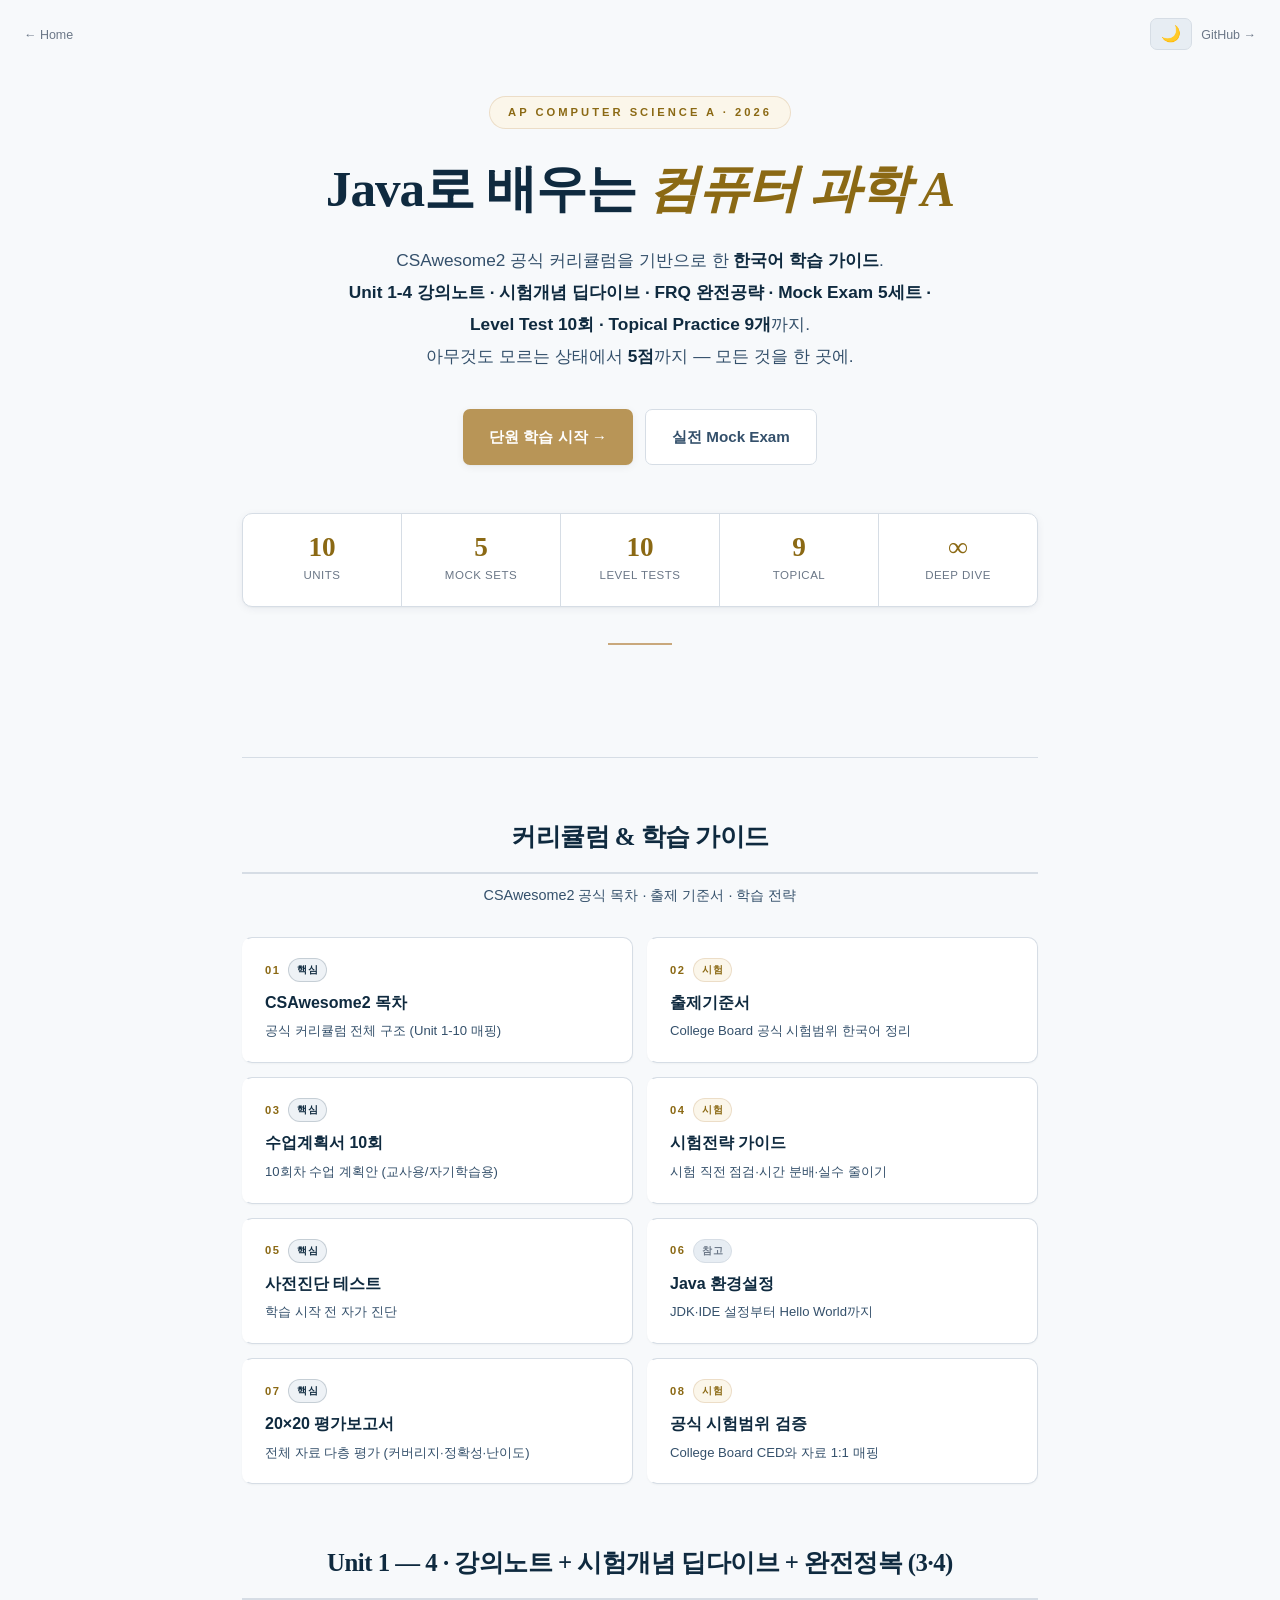
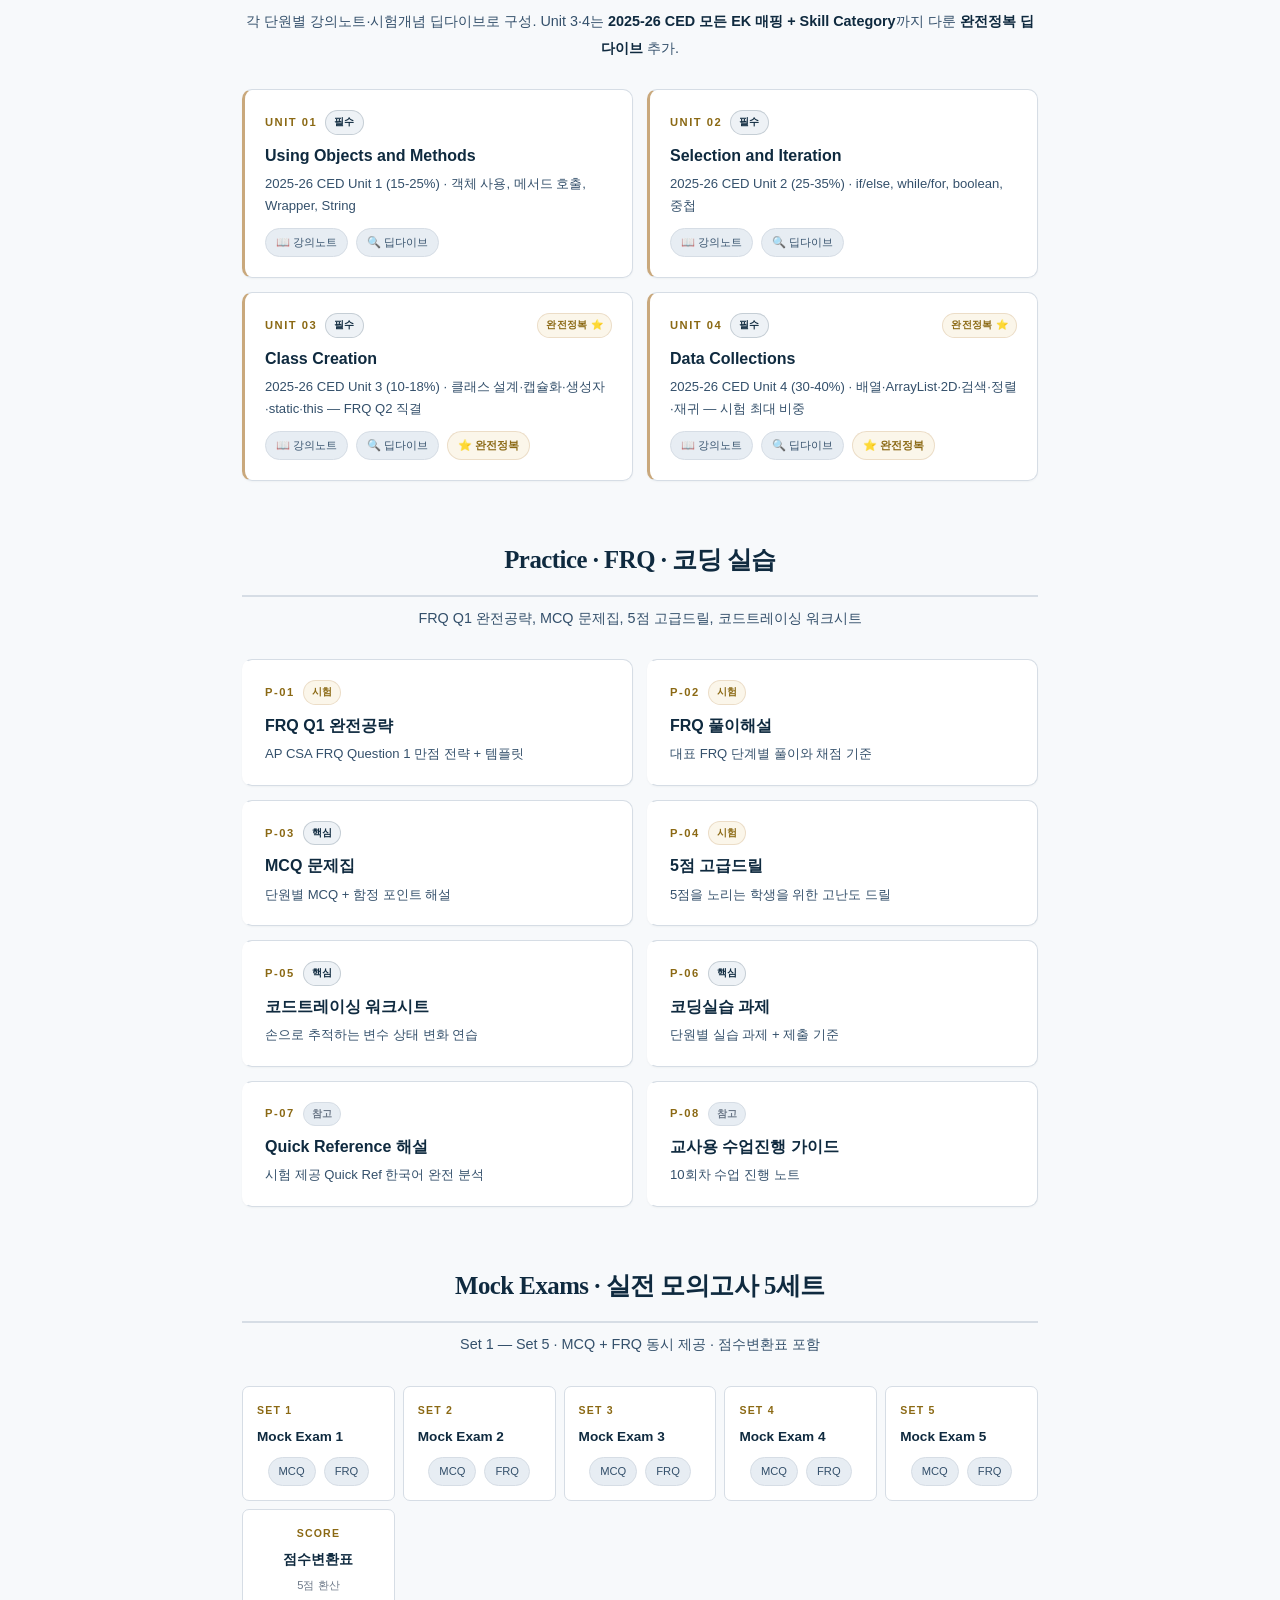
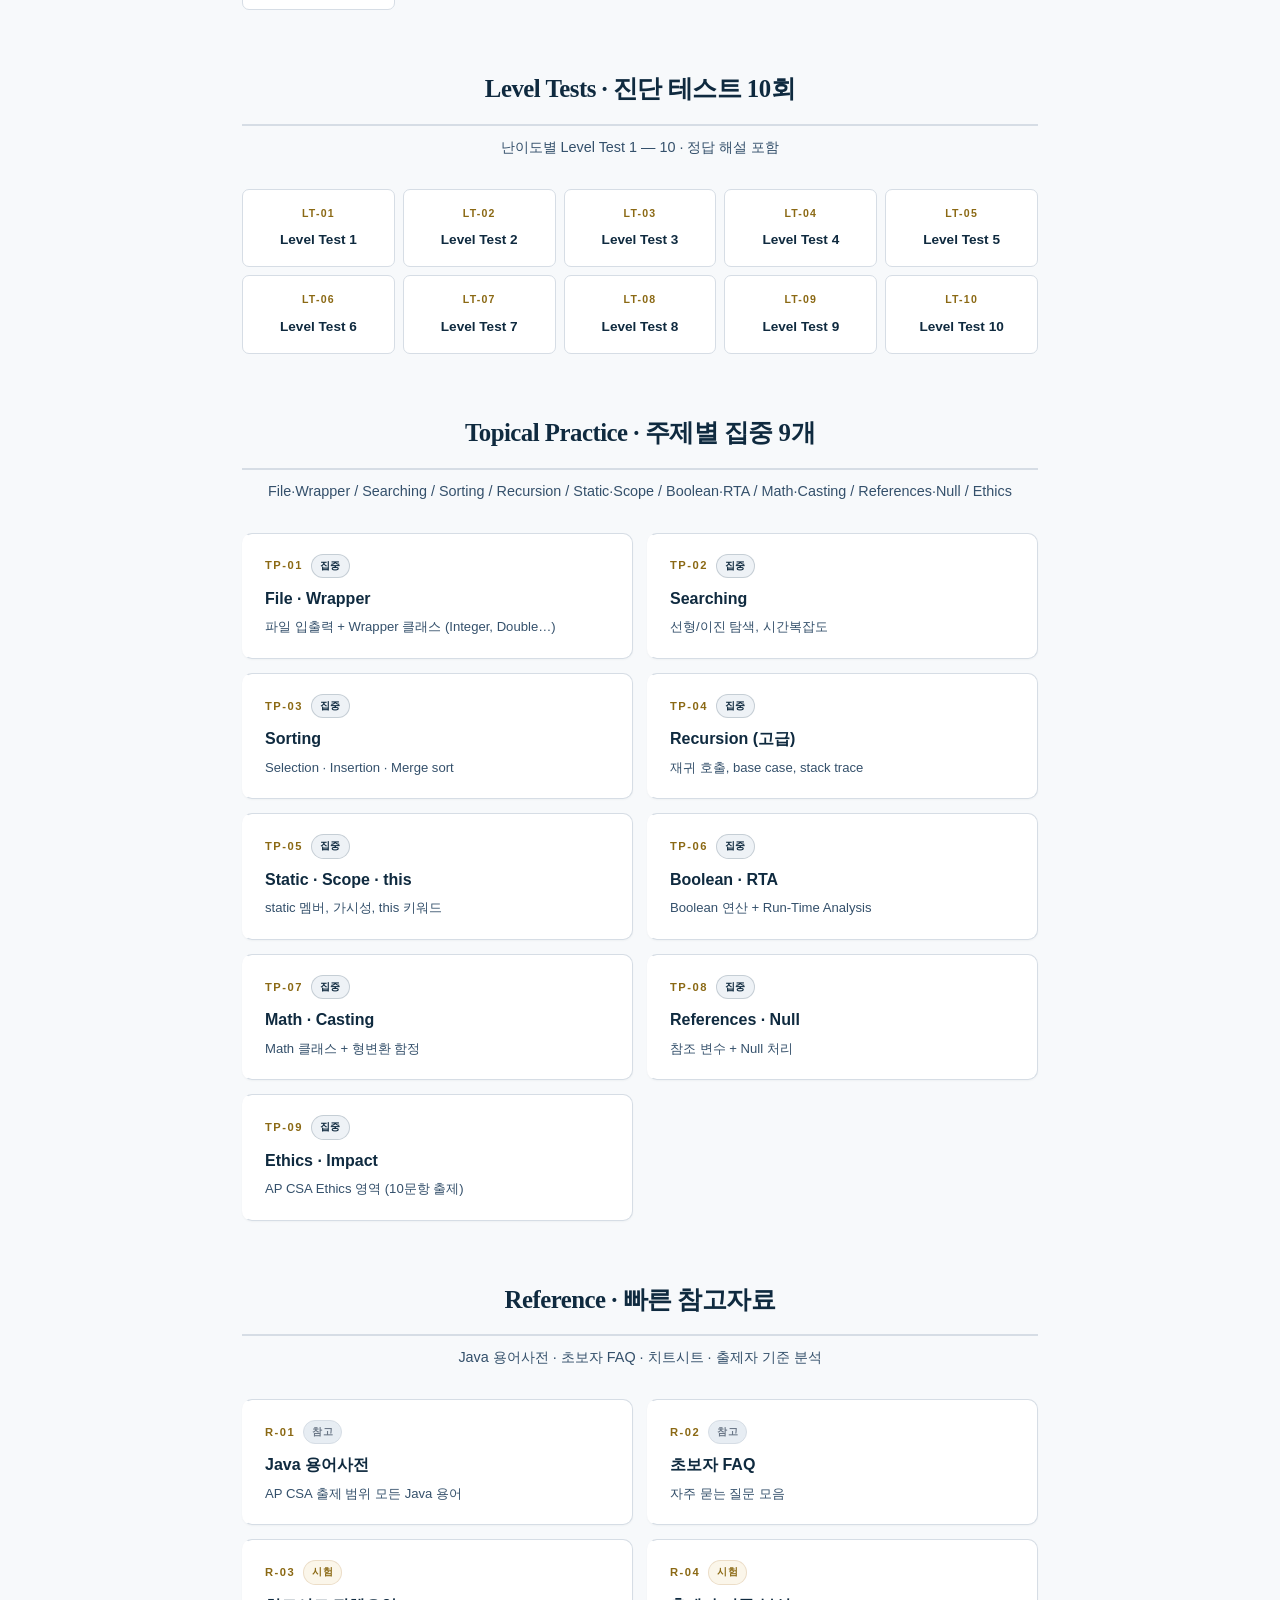
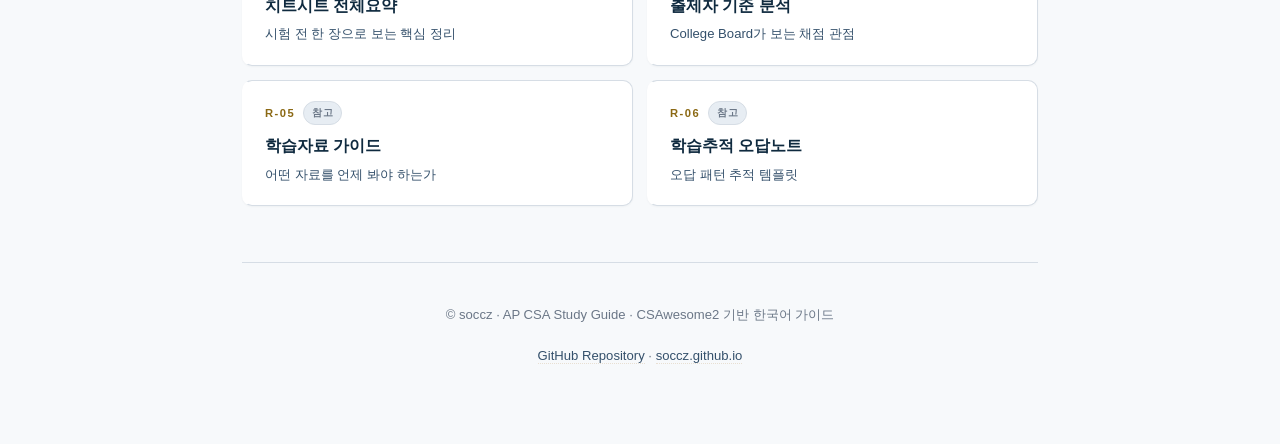
<file: index.html>
<!DOCTYPE html>
<html lang="ko" data-theme="light">
<head>
  <script>try{var t=localStorage.getItem("ap-csa-theme");if(t)document.documentElement.setAttribute("data-theme",t);}catch(e){}</script>
  <meta charset="UTF-8">
  <link rel="icon" type="image/svg+xml" href="assets/favicon.svg">
  <meta name="viewport" content="width=device-width, initial-scale=1.0">
  <title>AP CSA — Java로 배우는 컴퓨터 과학 A | 2026 시험 완벽 대비</title>
  <meta name="description" content="AP Computer Science A 한국어 완벽 가이드. CSAwesome2 기반 Unit 1-10 강의노트, FRQ 완전공략, Mock Exam 5세트, Level Test 10회, Topical Practice 9개. 아무것도 모르는 상태에서 5점까지.">
  <meta property="og:type" content="website">
  <meta property="og:title" content="AP CSA — Java로 배우는 컴퓨터 과학 A">
  <meta property="og:description" content="CSAwesome2 기반 한국어 학습 가이드. Unit 강의노트 + 시험개념 딥다이브 + FRQ 공략 + Mock Exam + Level Test + Topical Practice.">
  <meta property="og:url" content="https://soccz.github.io/AP_CSA/">
  <meta property="og:site_name" content="AP CSA Study Guide">
  <meta property="og:locale" content="ko_KR">
  <meta name="twitter:card" content="summary">
  <link rel="canonical" href="https://soccz.github.io/AP_CSA/">
  <link rel="stylesheet" href="css/style.css">
  <style>
    /* ===== AP CSA LANDING ===== */
    .hero { padding: 96px 0 56px; text-align: center; position: relative; }
    .hero::after {
      content: ''; display: block;
      width: 64px; height: 2px; background: var(--accent);
      margin: 36px auto 0;
    }
    .hero-eyebrow {
      display: inline-block; font-size: 0.7rem; font-weight: 700;
      letter-spacing: 3px; text-transform: uppercase;
      color: var(--accent-text); background: var(--accent-soft);
      border: 1px solid var(--border-accent); border-radius: var(--radius-full);
      padding: 5px 18px; margin-bottom: 28px;
    }
    .hero-title {
      font-family: 'Noto Serif KR', serif;
      font-size: clamp(2.2rem, 5.5vw, 3.2rem);
      font-weight: 700; line-height: 1.25; letter-spacing: -0.02em;
      color: var(--text); margin-bottom: 8px;
    }
    .hero-title .accent {
      color: var(--accent-text); font-style: italic;
    }
    .hero-subtitle-main {
      font-size: clamp(0.96rem, 2.2vw, 1.08rem);
      color: var(--text-secondary); line-height: 1.85;
      max-width: 600px; margin: 24px auto 0;
      font-weight: 400;
    }
    .hero-subtitle-main strong { color: var(--text); font-weight: 700; }
    .hero-cta-group {
      display: flex; gap: 12px; justify-content: center; flex-wrap: wrap; margin-top: 36px;
    }
    .btn-primary, .btn-secondary {
      display: inline-flex; align-items: center; gap: 8px;
      border-radius: var(--radius-sm); padding: 13px 26px;
      font-size: 0.95rem; font-weight: 700; text-decoration: none; cursor: pointer;
      transition: all 0.25s var(--ease-out); font-family: 'Noto Sans KR', sans-serif;
    }
    .btn-primary { background: var(--accent-hover); color:#fff; border: none; box-shadow: var(--shadow-sm); }
    .btn-primary:hover { transform: translateY(-2px); box-shadow: var(--shadow-md), 0 0 0 4px var(--accent-soft); color:#fff; }
    .btn-secondary { background: var(--bg-elevated); color: var(--text-secondary); border: 1px solid var(--border); }
    .btn-secondary:hover { color: var(--text); border-color: var(--border-accent); transform: translateY(-2px); box-shadow: var(--shadow-sm); }

    .stats-row {
      display: flex; gap: 0; justify-content: center;
      border: 1px solid var(--border); border-radius: var(--radius);
      background: var(--bg-elevated); overflow: hidden;
      margin: 48px 0 0; box-shadow: var(--shadow-sm);
    }
    .stat-item { flex: 1; text-align: center; padding: 20px 12px; border-right: 1px solid var(--border); }
    .stat-item:last-child { border-right: none; }
    .stat-num { font-family: 'Noto Serif KR', serif; font-size: 1.7rem; font-weight: 900; color: var(--accent-text); line-height: 1; display: block; }
    .stat-label { font-size: 0.72rem; color: var(--text-muted); margin-top: 4px; display: block; letter-spacing: 0.5px; }

    .section-divider { border:none; height:1px; background: var(--border); margin: 56px 0; }

    .section-header { text-align: center; margin-bottom: 28px; }
    .section-header h2 { font-size: 1.55rem; font-weight: 900; margin-bottom: 8px; }
    .section-header p { color: var(--text-secondary); font-size: 0.9rem; }

    .card-grid {
      display: grid; grid-template-columns: repeat(auto-fill, minmax(280px, 1fr));
      gap: 14px; margin-bottom: 56px;
    }
    .doc-card {
      background: var(--bg-elevated); border: 1px solid var(--border);
      border-radius: var(--radius); padding: 20px 20px;
      text-decoration: none; color: inherit;
      transition: all 0.25s var(--ease-out);
      box-shadow: var(--shadow-xs); display: block;
      border-left: 3px solid transparent;
    }
    .doc-card:hover {
      transform: translateY(-3px); box-shadow: var(--shadow-md);
      border-color: var(--border-accent); border-left-color: var(--accent);
      color: inherit;
    }
    .doc-card-meta {
      display: flex; align-items: center; gap: 8px; margin-bottom: 10px;
    }
    .doc-card-num {
      font-size: 0.7rem; font-weight: 700; color: var(--accent-text);
      text-transform: uppercase; letter-spacing: 1.5px;
    }
    .doc-card-tag {
      font-size: 0.62rem; font-weight: 600; padding: 2px 8px;
      border-radius: var(--radius-full); border: 1px solid; letter-spacing: 0.3px;
    }
    .tag-core { color:#0F2A3F; background:#eef2f6; border-color: rgba(15,42,63,0.18); }
    .tag-exam { color:#8B6914; background:#fbf6ea; border-color: rgba(201,168,124,0.32); }
    .tag-ref  { color: var(--text-muted); background: var(--surface); border-color: var(--border); }
    [data-theme="dark"] .tag-core { color:#a0b3c5; background: rgba(160,179,197,0.12); border-color: rgba(160,179,197,0.22); }
    [data-theme="dark"] .tag-exam { color:#e0c69a; background: rgba(212,184,140,0.14); border-color: rgba(212,184,140,0.28); }

    .doc-card-title {
      font-size: 1rem; font-weight: 700; margin-bottom: 6px;
      line-height: 1.4; color: var(--text);
    }
    .doc-card-desc {
      font-size: 0.82rem; color: var(--text-secondary); line-height: 1.65;
    }

    /* Sub-grid for compact mock/level/tp lists */
    .compact-grid {
      display: grid; grid-template-columns: repeat(auto-fill, minmax(140px, 1fr));
      gap: 8px; margin-bottom: 56px;
    }
    .mini-card {
      background: var(--bg-elevated); border: 1px solid var(--border);
      border-radius: var(--radius-sm); padding: 14px 14px;
      text-decoration: none; color: inherit;
      transition: all 0.2s var(--ease-out); display: block;
      text-align: center;
    }
    .mini-card:hover {
      transform: translateY(-2px); box-shadow: var(--shadow-sm);
      border-color: var(--border-accent); color: inherit;
    }
    .mini-card-num { font-size: 0.66rem; font-weight: 700; color: var(--accent-text); letter-spacing: 1.2px; text-transform: uppercase; }
    .mini-card-title { font-size: 0.85rem; font-weight: 700; margin-top: 4px; color: var(--text); }
    .mini-card-sub { font-size: 0.7rem; color: var(--text-muted); margin-top: 2px; }

    .pill-row { display:flex; gap: 8px; flex-wrap: wrap; margin-top: 12px; }
    .pill {
      font-size: 0.7rem; padding: 3px 10px; border-radius: var(--radius-full);
      background: var(--surface); border: 1px solid var(--border); color: var(--text-secondary);
    }

    .footer { padding: 40px 0 60px; text-align: center; color: var(--text-muted); font-size: 0.82rem; border-top: 1px solid var(--border); margin-top: 32px; }
    .footer a { color: var(--text-secondary); text-decoration: none; border-bottom: 1px dotted var(--border-accent); }
  </style>
</head>
<body>
<a href="#main-content" class="skip-link">본문 바로가기</a>

<a class="toc-home-link" href="https://soccz.github.io/">&larr; Home</a>
<a class="toc-gh-link" href="https://github.com/soccz/AP_CSA" target="_blank" rel="noopener">GitHub &rarr;</a>
<button class="toc-theme-toggle theme-toggle" aria-label="테마 전환"><span aria-hidden="true">🌙</span></button>

<div class="page-wrapper">
<main id="main-content" class="container">

  <!-- HERO -->
  <section class="hero">
    <span class="hero-eyebrow">AP Computer Science A · 2026</span>
    <h1 class="hero-title">Java로 배우는 <span class="accent">컴퓨터 과학 A</span></h1>
    <p class="hero-subtitle-main">
      CSAwesome2 공식 커리큘럼을 기반으로 한 <strong>한국어 학습 가이드</strong>.<br>
      <strong>Unit 1-4 강의노트 · 시험개념 딥다이브 · FRQ 완전공략 · Mock Exam 5세트 · Level Test 10회 · Topical Practice 9개</strong>까지.<br>
      아무것도 모르는 상태에서 <strong>5점</strong>까지 — 모든 것을 한 곳에.
    </p>
    <div class="hero-cta-group">
      <a href="#units" class="btn-primary">단원 학습 시작 →</a>
      <a href="#mock" class="btn-secondary">실전 Mock Exam</a>
    </div>
    <div class="stats-row">
      <div class="stat-item"><span class="stat-num">10</span><span class="stat-label">UNITS</span></div>
      <div class="stat-item"><span class="stat-num">5</span><span class="stat-label">MOCK SETS</span></div>
      <div class="stat-item"><span class="stat-num">10</span><span class="stat-label">LEVEL TESTS</span></div>
      <div class="stat-item"><span class="stat-num">9</span><span class="stat-label">TOPICAL</span></div>
      <div class="stat-item"><span class="stat-num">∞</span><span class="stat-label">DEEP DIVE</span></div>
    </div>
  </section>

  <hr class="section-divider" id="curriculum">

  <!-- 1. CURRICULUM -->
  <div class="section-header">
    <h2>커리큘럼 & 학습 가이드</h2>
    <p>CSAwesome2 공식 목차 · 출제 기준서 · 학습 전략</p>
  </div>
  <div class="card-grid" id="grid-curriculum"></div>

  <!-- 2. UNITS -->
  <div class="section-header" id="units">
    <h2>Unit 1 — 4 · 강의노트 + 시험개념 딥다이브 + 완전정복 (3·4)</h2>
    <p>각 단원별 강의노트·시험개념 딥다이브로 구성. Unit 3·4는 <strong>2025-26 CED 모든 EK 매핑 + Skill Category</strong>까지 다룬 <strong>완전정복 딥다이브</strong> 추가.</p>
  </div>
  <div class="card-grid" id="grid-units"></div>

  <!-- 3. PRACTICE -->
  <div class="section-header" id="practice">
    <h2>Practice · FRQ · 코딩 실습</h2>
    <p>FRQ Q1 완전공략, MCQ 문제집, 5점 고급드릴, 코드트레이싱 워크시트</p>
  </div>
  <div class="card-grid" id="grid-practice"></div>

  <!-- 4. MOCK -->
  <div class="section-header" id="mock">
    <h2>Mock Exams · 실전 모의고사 5세트</h2>
    <p>Set 1 — Set 5 · MCQ + FRQ 동시 제공 · 점수변환표 포함</p>
  </div>
  <div class="compact-grid" id="grid-mock"></div>

  <!-- 5. LEVEL TESTS -->
  <div class="section-header" id="level">
    <h2>Level Tests · 진단 테스트 10회</h2>
    <p>난이도별 Level Test 1 — 10 · 정답 해설 포함</p>
  </div>
  <div class="compact-grid" id="grid-level"></div>

  <!-- 6. TOPICAL -->
  <div class="section-header" id="topical">
    <h2>Topical Practice · 주제별 집중 9개</h2>
    <p>File·Wrapper / Searching / Sorting / Recursion / Static·Scope / Boolean·RTA / Math·Casting / References·Null / Ethics</p>
  </div>
  <div class="card-grid" id="grid-topical"></div>

  <!-- 7. REFERENCE -->
  <div class="section-header" id="reference">
    <h2>Reference · 빠른 참고자료</h2>
    <p>Java 용어사전 · 초보자 FAQ · 치트시트 · 출제자 기준 분석</p>
  </div>
  <div class="card-grid" id="grid-reference"></div>

  <footer class="footer">
    <p>© soccz · AP CSA Study Guide · CSAwesome2 기반 한국어 가이드</p>
    <p style="margin-top:6px;"><a href="https://github.com/soccz/AP_CSA" target="_blank" rel="noopener">GitHub Repository</a> · <a href="https://soccz.github.io" target="_blank" rel="noopener">soccz.github.io</a></p>
  </footer>

</main>
</div>

<script>
const DATA = {
  curriculum: [
    {file: '01_curriculum/CSAwesome2_목차.md',  num:'01', title:'CSAwesome2 목차', desc:'공식 커리큘럼 전체 구조 (Unit 1-10 매핑)', tag:'core'},
    {file: '출제기준서.md',                     num:'02', title:'출제기준서',       desc:'College Board 공식 시험범위 한국어 정리', tag:'exam'},
    {file: '03_practice/수업계획서_10회.md',    num:'03', title:'수업계획서 10회',   desc:'10회차 수업 계획안 (교사용/자기학습용)', tag:'core'},
    {file: '03_practice/시험전략_가이드.md',    num:'04', title:'시험전략 가이드',   desc:'시험 직전 점검·시간 분배·실수 줄이기', tag:'exam'},
    {file: '03_practice/00_사전진단_테스트.md', num:'05', title:'사전진단 테스트',   desc:'학습 시작 전 자가 진단', tag:'core'},
    {file: '03_practice/00_Java_환경설정_가이드.md', num:'06', title:'Java 환경설정', desc:'JDK·IDE 설정부터 Hello World까지', tag:'ref'},
    {file: '20x20_평가보고서.md',               num:'07', title:'20×20 평가보고서', desc:'전체 자료 다층 평가 (커버리지·정확성·난이도)', tag:'core'},
    {file: '공식_시험범위_검증.md',             num:'08', title:'공식 시험범위 검증', desc:'College Board CED와 자료 1:1 매핑', tag:'exam'},
  ],
  units: [
    {n:1, lecture:'03_practice/Unit1_강의노트.md',    deep:'03_practice/Unit1_시험개념_딥다이브.md', title:'Using Objects and Methods', desc:'2025-26 CED Unit 1 (15-25%) · 객체 사용, 메서드 호출, Wrapper, String'},
    {n:2, lecture:'03_practice/Unit2_강의노트.md',    deep:'03_practice/Unit2_시험개념_딥다이브.md', title:'Selection and Iteration',   desc:'2025-26 CED Unit 2 (25-35%) · if/else, while/for, boolean, 중첩'},
    {n:3, lecture:'03_practice/Unit3_강의노트.md',    deep:'03_practice/Unit3_시험개념_딥다이브.md', master:'03_practice/Unit3_완전정복_딥다이브.md', title:'Class Creation', desc:'2025-26 CED Unit 3 (10-18%) · 클래스 설계·캡슐화·생성자·static·this — FRQ Q2 직결'},
    {n:4, lecture:'03_practice/Unit4_강의노트.md',    deep:'03_practice/Unit4_시험개념_딥다이브.md', master:'03_practice/Unit4_완전정복_딥다이브.md', title:'Data Collections',  desc:'2025-26 CED Unit 4 (30-40%) · 배열·ArrayList·2D·검색·정렬·재귀 — 시험 최대 비중'},
  ],
  practice: [
    {file: '03_practice/FRQ_Q1_완전공략.md',         num:'P-01', title:'FRQ Q1 완전공략',     desc:'AP CSA FRQ Question 1 만점 전략 + 템플릿', tag:'exam'},
    {file: '03_practice/FRQ_풀이해설.md',            num:'P-02', title:'FRQ 풀이해설',         desc:'대표 FRQ 단계별 풀이와 채점 기준', tag:'exam'},
    {file: '03_practice/MCQ_문제집.md',              num:'P-03', title:'MCQ 문제집',           desc:'단원별 MCQ + 함정 포인트 해설', tag:'core'},
    {file: '03_practice/5점_고급드릴.md',            num:'P-04', title:'5점 고급드릴',         desc:'5점을 노리는 학생을 위한 고난도 드릴', tag:'exam'},
    {file: '03_practice/코드트레이싱_워크시트.md',   num:'P-05', title:'코드트레이싱 워크시트', desc:'손으로 추적하는 변수 상태 변화 연습', tag:'core'},
    {file: '03_practice/코딩실습_과제.md',           num:'P-06', title:'코딩실습 과제',        desc:'단원별 실습 과제 + 제출 기준', tag:'core'},
    {file: '03_practice/QuickReference_한국어해설.md', num:'P-07', title:'Quick Reference 해설', desc:'시험 제공 Quick Ref 한국어 완전 분석', tag:'ref'},
    {file: '03_practice/교사용_수업진행_가이드.md',  num:'P-08', title:'교사용 수업진행 가이드', desc:'10회차 수업 진행 노트', tag:'ref'},
  ],
  mock: [1,2,3,4,5].map(i => ({ n:i, mcq:`05_mock_exams/Set${i}_MCQ.md`, frq:`05_mock_exams/Set${i}_FRQ.md` })),
  level: Array.from({length:10}, (_,i)=>({ n:i+1, file:`06_level_tests/LevelTest${i+1}.md` })),
  topical: [
    {n:1, file:'07_topical_practice/TP1_File_Wrapper.md',        title:'File · Wrapper',       desc:'파일 입출력 + Wrapper 클래스 (Integer, Double…)'},
    {n:2, file:'07_topical_practice/TP2_Searching.md',           title:'Searching',            desc:'선형/이진 탐색, 시간복잡도'},
    {n:3, file:'07_topical_practice/TP3_Sorting.md',             title:'Sorting',              desc:'Selection · Insertion · Merge sort'},
    {n:4, file:'07_topical_practice/TP4_Recursion_Advanced.md',  title:'Recursion (고급)',     desc:'재귀 호출, base case, stack trace'},
    {n:5, file:'07_topical_practice/TP5_Static_Scope_This.md',   title:'Static · Scope · this',desc:'static 멤버, 가시성, this 키워드'},
    {n:6, file:'07_topical_practice/TP6_Boolean_RTA.md',         title:'Boolean · RTA',        desc:'Boolean 연산 + Run-Time Analysis'},
    {n:7, file:'07_topical_practice/TP7_Math_Casting.md',        title:'Math · Casting',       desc:'Math 클래스 + 형변환 함정'},
    {n:8, file:'07_topical_practice/TP8_References_Null.md',     title:'References · Null',    desc:'참조 변수 + Null 처리'},
    {n:9, file:'07_topical_practice/TP9_Ethics_Impact.md',       title:'Ethics · Impact',      desc:'AP CSA Ethics 영역 (10문항 출제)'},
  ],
  reference: [
    {file:'04_reference/Java_용어사전.md',     num:'R-01', title:'Java 용어사전',     desc:'AP CSA 출제 범위 모든 Java 용어', tag:'ref'},
    {file:'04_reference/초보자_FAQ.md',        num:'R-02', title:'초보자 FAQ',         desc:'자주 묻는 질문 모음', tag:'ref'},
    {file:'04_reference/치트시트_전체요약.md', num:'R-03', title:'치트시트 전체요약', desc:'시험 전 한 장으로 보는 핵심 정리', tag:'exam'},
    {file:'04_reference/출제자_기준_분석.md',  num:'R-04', title:'출제자 기준 분석',   desc:'College Board가 보는 채점 관점', tag:'exam'},
    {file:'04_reference/학습자료_가이드.md',   num:'R-05', title:'학습자료 가이드',   desc:'어떤 자료를 언제 봐야 하는가', tag:'ref'},
    {file:'04_reference/학습추적_오답노트.md', num:'R-06', title:'학습추적 오답노트', desc:'오답 패턴 추적 템플릿', tag:'ref'},
  ],
};

function viewerLink(file, title) {
  return `viewer.html?file=${encodeURIComponent(file)}&title=${encodeURIComponent(title)}`;
}

function tagClass(t) { return t === 'core' ? 'tag-core' : t === 'exam' ? 'tag-exam' : 'tag-ref'; }
function tagLabel(t) { return t === 'core' ? '핵심' : t === 'exam' ? '시험' : '참고'; }

// Doc-style cards (curriculum, practice, reference, topical)
function renderDocGrid(id, items) {
  const el = document.getElementById(id);
  el.innerHTML = items.map(it => `
    <a href="${viewerLink(it.file, it.title)}" class="doc-card">
      <div class="doc-card-meta">
        <span class="doc-card-num">${it.num}</span>
        ${it.tag ? `<span class="doc-card-tag ${tagClass(it.tag)}">${tagLabel(it.tag)}</span>` : ''}
      </div>
      <div class="doc-card-title">${it.title}</div>
      <div class="doc-card-desc">${it.desc}</div>
    </a>
  `).join('');
}

// Topical: same as doc-card but uses .n
function renderTopicalGrid(id, items) {
  const el = document.getElementById(id);
  el.innerHTML = items.map(it => `
    <a href="${viewerLink(it.file, it.title)}" class="doc-card">
      <div class="doc-card-meta">
        <span class="doc-card-num">TP-${String(it.n).padStart(2,'0')}</span>
        <span class="doc-card-tag tag-core">집중</span>
      </div>
      <div class="doc-card-title">${it.title}</div>
      <div class="doc-card-desc">${it.desc}</div>
    </a>
  `).join('');
}

// Units: 강의노트 + 딥다이브 + (선택) 완전정복 딥다이브
function renderUnitsGrid(id, items) {
  const el = document.getElementById(id);
  el.innerHTML = items.map(u => `
    <div class="doc-card" style="cursor:default;border-left-color: var(--accent);">
      <div class="doc-card-meta">
        <span class="doc-card-num">UNIT ${String(u.n).padStart(2,'0')}</span>
        <span class="doc-card-tag tag-core">필수</span>
        ${u.master ? '<span class="doc-card-tag tag-exam" style="margin-left:auto;">완전정복 ⭐</span>' : ''}
      </div>
      <div class="doc-card-title">${u.title}</div>
      <div class="doc-card-desc">${u.desc}</div>
      <div class="pill-row">
        <a href="${viewerLink(u.lecture, 'Unit '+u.n+' 강의노트')}" class="pill" style="text-decoration:none;">📖 강의노트</a>
        <a href="${viewerLink(u.deep, 'Unit '+u.n+' 시험개념 딥다이브')}" class="pill" style="text-decoration:none;">🔍 딥다이브</a>
        ${u.master ? `<a href="${viewerLink(u.master, 'Unit '+u.n+' 완전정복 딥다이브')}" class="pill" style="text-decoration:none;background:var(--accent-soft);border-color:var(--border-accent);color:var(--accent-text);font-weight:700;">⭐ 완전정복</a>` : ''}
      </div>
    </div>
  `).join('');
}

// Mock: MCQ + FRQ
function renderMockGrid(id, items) {
  const el = document.getElementById(id);
  el.innerHTML = items.map(m => `
    <div class="mini-card" style="cursor:default;text-align:left;">
      <div class="mini-card-num">SET ${m.n}</div>
      <div class="mini-card-title">Mock Exam ${m.n}</div>
      <div class="pill-row" style="margin-top:8px;justify-content:center;">
        <a href="${viewerLink(m.mcq,'Mock Set '+m.n+' MCQ')}" class="pill" style="text-decoration:none;">MCQ</a>
        <a href="${viewerLink(m.frq,'Mock Set '+m.n+' FRQ')}" class="pill" style="text-decoration:none;">FRQ</a>
      </div>
    </div>
  `).join('') + `
    <a href="${viewerLink('05_mock_exams/점수변환표.md','점수변환표')}" class="mini-card">
      <div class="mini-card-num">SCORE</div>
      <div class="mini-card-title">점수변환표</div>
      <div class="mini-card-sub">5점 환산</div>
    </a>
  `;
}

function renderLevelGrid(id, items) {
  const el = document.getElementById(id);
  el.innerHTML = items.map(l => `
    <a href="${viewerLink(l.file,'Level Test '+l.n)}" class="mini-card">
      <div class="mini-card-num">LT-${String(l.n).padStart(2,'0')}</div>
      <div class="mini-card-title">Level Test ${l.n}</div>
    </a>
  `).join('');
}

renderDocGrid('grid-curriculum', DATA.curriculum);
renderUnitsGrid('grid-units', DATA.units);
renderDocGrid('grid-practice', DATA.practice);
renderMockGrid('grid-mock', DATA.mock);
renderLevelGrid('grid-level', DATA.level);
renderTopicalGrid('grid-topical', DATA.topical);
renderDocGrid('grid-reference', DATA.reference);

// Theme toggle
(function(){
  const btn = document.querySelector('.theme-toggle');
  if (!btn) return;
  function set(t){ document.documentElement.setAttribute('data-theme', t); try{localStorage.setItem('ap-csa-theme', t);}catch(e){} btn.querySelector('span').textContent = t === 'dark' ? '☀️' : '🌙'; }
  set(document.documentElement.getAttribute('data-theme') || 'light');
  btn.addEventListener('click', () => set(document.documentElement.getAttribute('data-theme') === 'dark' ? 'light' : 'dark'));
})();
</script>
</body>
</html>
</file>
<file: css/style.css>
/* ================================================================
   AP CSA — Academic Exam Prep Stylesheet
   Deep Navy + Aged Gold · 교과서/시험 대비서 톤
   ================================================================ */

/* Skip-to-content link (접근성) */
.skip-link {
  position: absolute;
  top: -100%;
  left: 16px;
  z-index: 9999;
  padding: 8px 16px;
  background: var(--accent);
  color: #fff;
  border-radius: var(--radius-sm);
  font-weight: 600;
  text-decoration: none;
  transition: top 0.2s;
}
.skip-link:focus {
  top: 8px;
}

/* --- Google Fonts --- */
@import url('https://fonts.googleapis.com/css2?family=Noto+Serif+KR:wght@400;600;700;900&family=Noto+Sans+KR:wght@300;400;500;600;700;900&family=JetBrains+Mono:ital,wght@0,400;0,500;0,600;0,700;1,400&display=swap');

/* ================================================================
   DESIGN TOKENS — Light Theme
   ================================================================ */
:root,
[data-theme="light"] {
  /* Canvas — cool ivory / paper white */
  --bg:              #f7f9fb;
  --bg-secondary:    #eef2f6;
  --bg-elevated:     #ffffff;

  /* Text — deep navy */
  --text:            #0F2A3F;
  --text-primary:    #0F2A3F;
  --text-secondary:  #34506b;
  --text-muted:      #6b7787;
  --text-inverse:    #ffffff;

  /* Fonts */
  --font-code:       'JetBrains Mono', 'Fira Code', ui-monospace, SFMono-Regular, Menlo, monospace;

  /* Surfaces */
  --surface:         #e7edf3;
  --surface-hover:   #dde5ee;
  --surface-accent:  #fbf6ea;

  /* Brand / Accent — Aged Gold (book gilt). Navy is structure, gold is accent. */
  --accent:          #C9A87C;
  --accent-text:     #8B6914;       /* dark gold, AA pass on cool ivory */
  --accent-hover:    #B89557;
  --accent-soft:     #fbf6ea;
  --accent-muted:    #e8d8a9;
  --accent-gradient: linear-gradient(135deg, #0F2A3F 0%, #1c4163 55%, #C9A87C 100%);

  /* Borders */
  --border:          #d6dde5;
  --border-light:    #e6ebef;
  --border-accent:   rgba(201, 168, 124, 0.32);

  /* Code — dark slate (academic terminal) */
  --code-bg:         #0F2A3F;
  --code-surface:    #16304a;
  --code-border:     #1f3a52;
  --code-text:       #e8eef4;
  --code-keyword:    #C9A87C;
  --code-string:     #a8d4a0;
  --code-comment:    #6b7e91;
  --code-number:     #e0a87c;
  --code-builtin:    #88b8d8;
  --code-decorator:  #d49090;
  --code-glow:       rgba(201, 168, 124, 0.06);

  /* Shadows */
  --shadow-xs:       0 1px 2px rgba(15, 42, 63, 0.04);
  --shadow-sm:       0 2px 8px rgba(15, 42, 63, 0.06), 0 1px 2px rgba(15, 42, 63, 0.04);
  --shadow-md:       0 4px 16px rgba(15, 42, 63, 0.08), 0 2px 4px rgba(15, 42, 63, 0.04);
  --shadow-lg:       0 8px 32px rgba(15, 42, 63, 0.10), 0 2px 8px rgba(15, 42, 63, 0.04);
  --shadow-xl:       0 16px 48px rgba(15, 42, 63, 0.13), 0 4px 16px rgba(15, 42, 63, 0.05);
  --shadow-glow:     0 0 24px rgba(201, 168, 124, 0.18);
  --shadow-card-hover: 0 12px 40px rgba(15, 42, 63, 0.12), 0 4px 12px rgba(15, 42, 63, 0.05);

  /* Radii — flatter, more textbook-like */
  --radius:          10px;
  --radius-sm:       7px;
  --radius-xs:       4px;
  --radius-full:     9999px;

  /* Level Colors — kept from base for compatibility */
  --level-elem:         #3b9b6e;
  --level-elem-text:    #267547;
  --level-elem-bg:      linear-gradient(135deg, #f0f9f4 0%, #e6f5ec 100%);
  --level-elem-bg-flat: #f0f9f4;
  --level-elem-border:  rgba(59, 155, 110, 0.2);
  --level-elem-glow:    rgba(59, 155, 110, 0.06);

  --level-inter:         #c48b2c;
  --level-inter-text:    #8a5f0e;
  --level-inter-bg:      linear-gradient(135deg, #fdf8ef 0%, #faf2e2 100%);
  --level-inter-bg-flat: #fdf8ef;
  --level-inter-border:  rgba(196, 139, 44, 0.2);
  --level-inter-glow:    rgba(196, 139, 44, 0.06);

  --level-adv:         #b73838;
  --level-adv-text:    #882020;
  --level-adv-bg:      linear-gradient(135deg, #fdf2f2 0%, #fae8e8 100%);
  --level-adv-bg-flat: #fdf2f2;
  --level-adv-border:  rgba(183, 56, 56, 0.2);
  --level-adv-glow:    rgba(183, 56, 56, 0.06);

  --level-expert:         #4835a0;
  --level-expert-text:    #382880;
  --level-expert-bg:      linear-gradient(135deg, #f2f0fc 0%, #e8e4f8 100%);
  --level-expert-bg-flat: #f2f0fc;
  --level-expert-border:  rgba(72, 53, 160, 0.22);
  --level-expert-glow:    rgba(72, 53, 160, 0.08);

  /* Special Boxes */
  --why-bg:       linear-gradient(135deg, #fbf6ea 0%, #f5edd3 100%);
  --why-bg-flat:  #fbf6ea;
  --why-accent:   #b88a2b;
  --why-border:   rgba(184, 138, 43, 0.25);
  --why-text:     #6b4f0e;
  --why-icon-bg:  rgba(184, 138, 43, 0.1);

  --ai-bg:       linear-gradient(135deg, #eef3f9 0%, #e2ecf6 100%);
  --ai-bg-flat:  #eef3f9;
  --ai-accent:   #2c5d8c;
  --ai-border:   rgba(44, 93, 140, 0.2);
  --ai-text:     #1a3d5e;
  --ai-icon-bg:  rgba(44, 93, 140, 0.1);

  --computer-bg:       linear-gradient(135deg, #eef8f4 0%, #e2f4ec 100%);
  --computer-bg-flat:  #eef8f4;
  --computer-accent:   #2d9b6e;
  --computer-border:   rgba(45, 155, 110, 0.2);
  --computer-text:     #145740;
  --computer-icon-bg:  rgba(45, 155, 110, 0.1);

  --caution-bg:       linear-gradient(135deg, #fef2f3 0%, #fde8ea 100%);
  --caution-bg-flat:  #fef2f3;
  --caution-accent:   #b73a52;
  --caution-border:   rgba(183, 58, 82, 0.2);
  --caution-text:     #7d1f30;
  --caution-icon-bg:  rgba(183, 58, 82, 0.1);

  --docs-bg:       linear-gradient(135deg, #eef3f9 0%, #e2ecf6 100%);
  --docs-bg-flat:  #eef3f9;
  --docs-accent:   #2c5d8c;
  --docs-border:   rgba(44, 93, 140, 0.2);
  --docs-text:     #1a3d5e;
  --docs-icon-bg:  rgba(44, 93, 140, 0.1);

  /* Header */
  --header-bg:     rgba(247, 249, 251, 0.88);
  --header-border: rgba(214, 221, 229, 0.85);

  /* Transitions */
  --ease-out:   cubic-bezier(0.25, 0.46, 0.45, 0.94);
  --ease-spring: cubic-bezier(0.34, 1.56, 0.64, 1);

  /* Inline code (light) */
  --inline-code-bg: #eef2f6;
  --inline-code-border: #d6dde5;
}

/* ================================================================
   DESIGN TOKENS — Dark Theme (Deep Navy)
   ================================================================ */
[data-theme="dark"] {
  --bg:              #0a1a28;
  --bg-secondary:    #102234;
  --bg-elevated:     #14283c;

  --text:            #e8eef4;
  --text-primary:    #e8eef4;
  --text-secondary:  #a0b3c5;
  --text-muted:      #6b7e91;
  --text-inverse:    #0a1a28;

  --surface:         #1a3048;
  --surface-hover:   #213c5a;
  --surface-accent:  #1f2e2a;

  --accent:          #d4b88c;
  --accent-text:     #e0c69a;
  --accent-hover:    #e0c69a;
  --accent-soft:     rgba(212, 184, 140, 0.12);
  --accent-muted:    rgba(212, 184, 140, 0.3);
  --accent-gradient: linear-gradient(135deg, #14283c 0%, #2c4a6c 50%, #d4b88c 100%);

  --border:          #1f3a52;
  --border-light:    #182d40;
  --border-accent:   rgba(212, 184, 140, 0.18);

  --code-bg:         #050f18;
  --code-surface:    #0d1d2c;
  --code-border:     #1a2e42;
  --code-text:       #e8eef4;
  --code-glow:       rgba(212, 184, 140, 0.08);

  --shadow-xs:       0 1px 2px rgba(0, 0, 0, 0.25);
  --shadow-sm:       0 2px 8px rgba(0, 0, 0, 0.3);
  --shadow-md:       0 4px 16px rgba(0, 0, 0, 0.35);
  --shadow-lg:       0 8px 32px rgba(0, 0, 0, 0.4);
  --shadow-xl:       0 16px 48px rgba(0, 0, 0, 0.45);
  --shadow-glow:     0 0 24px rgba(212, 184, 140, 0.18);
  --shadow-card-hover: 0 12px 40px rgba(0, 0, 0, 0.45);

  --level-elem:         #5dbe8a;
  --level-elem-text:    #8fd8b2;
  --level-elem-bg:      linear-gradient(135deg, rgba(93, 190, 138, 0.08) 0%, rgba(93, 190, 138, 0.04) 100%);
  --level-elem-bg-flat: rgba(93, 190, 138, 0.08);
  --level-elem-border:  rgba(93, 190, 138, 0.15);
  --level-elem-glow:    rgba(93, 190, 138, 0.05);

  --level-inter:         #daa64c;
  --level-inter-text:    #ecc87e;
  --level-inter-bg:      linear-gradient(135deg, rgba(218, 166, 76, 0.08) 0%, rgba(218, 166, 76, 0.04) 100%);
  --level-inter-bg-flat: rgba(218, 166, 76, 0.08);
  --level-inter-border:  rgba(218, 166, 76, 0.15);
  --level-inter-glow:    rgba(218, 166, 76, 0.05);

  --level-adv:         #e07070;
  --level-adv-text:    #f09a9a;
  --level-adv-bg:      linear-gradient(135deg, rgba(224, 112, 112, 0.08) 0%, rgba(224, 112, 112, 0.04) 100%);
  --level-adv-bg-flat: rgba(224, 112, 112, 0.08);
  --level-adv-border:  rgba(224, 112, 112, 0.15);
  --level-adv-glow:    rgba(224, 112, 112, 0.05);

  --level-expert:         #9d8de8;
  --level-expert-text:    #b5a7ed;
  --level-expert-bg:      linear-gradient(135deg, rgba(157, 141, 232, 0.1) 0%, rgba(157, 141, 232, 0.04) 100%);
  --level-expert-bg-flat: rgba(157, 141, 232, 0.08);
  --level-expert-border:  rgba(157, 141, 232, 0.18);
  --level-expert-glow:    rgba(157, 141, 232, 0.07);

  --why-bg:       linear-gradient(135deg, rgba(184, 138, 43, 0.12) 0%, rgba(184, 138, 43, 0.04) 100%);
  --why-bg-flat:  rgba(184, 138, 43, 0.08);
  --why-accent:   #d4a85c;
  --why-border:   rgba(212, 168, 92, 0.2);
  --why-text:     #ecc87e;
  --why-icon-bg:  rgba(212, 168, 92, 0.12);

  --ai-bg:       linear-gradient(135deg, rgba(56, 120, 199, 0.12) 0%, rgba(56, 120, 199, 0.04) 100%);
  --ai-bg-flat:  rgba(56, 120, 199, 0.08);
  --ai-accent:   #6a9fd8;
  --ai-border:   rgba(106, 159, 216, 0.2);
  --ai-text:     #a0c8ee;
  --ai-icon-bg:  rgba(106, 159, 216, 0.12);

  --computer-bg:       linear-gradient(135deg, rgba(78, 201, 155, 0.1) 0%, rgba(78, 201, 155, 0.04) 100%);
  --computer-bg-flat:  rgba(78, 201, 155, 0.08);
  --computer-accent:   #4ec99b;
  --computer-border:   rgba(78, 201, 155, 0.18);
  --computer-text:     #8ae8c4;
  --computer-icon-bg:  rgba(78, 201, 155, 0.12);

  --caution-bg:       linear-gradient(135deg, rgba(212, 64, 88, 0.1) 0%, rgba(212, 64, 88, 0.04) 100%);
  --caution-bg-flat:  rgba(212, 64, 88, 0.08);
  --caution-accent:   #e86a80;
  --caution-border:   rgba(232, 106, 128, 0.18);
  --caution-text:     #f4a0b0;
  --caution-icon-bg:  rgba(232, 106, 128, 0.12);

  --docs-bg:       linear-gradient(135deg, rgba(56, 120, 199, 0.1) 0%, rgba(56, 120, 199, 0.04) 100%);
  --docs-bg-flat:  rgba(56, 120, 199, 0.08);
  --docs-accent:   #6a9fd8;
  --docs-border:   rgba(106, 159, 216, 0.18);
  --docs-text:     #a0c8ee;
  --docs-icon-bg:  rgba(106, 159, 216, 0.12);

  --header-bg:     rgba(10, 26, 40, 0.88);
  --header-border: rgba(31, 58, 82, 0.85);

  --inline-code-bg: #14283c;
  --inline-code-border: #1f3a52;
}


/* ================================================================
   RESET & BASE
   ================================================================ */
*,
*::before,
*::after {
  box-sizing: border-box;
  margin: 0;
  padding: 0;
}

html {
  font-size: 16px;
  scroll-behavior: smooth;
  scroll-padding-top: 80px;
  -webkit-text-size-adjust: 100%;
  text-rendering: optimizeLegibility;
  -webkit-font-smoothing: antialiased;
  -moz-osx-font-smoothing: grayscale;
}

body {
  font-family: 'Noto Sans KR', -apple-system, BlinkMacSystemFont, 'Segoe UI', sans-serif;
  background: var(--bg);
  color: var(--text);
  line-height: 1.85;
  transition: background-color 0.4s var(--ease-out), color 0.3s var(--ease-out);
  min-height: 100vh;
}

h1, h2, h3 {
  font-family: 'Noto Serif KR', 'Noto Sans KR', serif;
  letter-spacing: -0.02em;
}

::selection {
  background: var(--accent);
  color: var(--text-inverse);
}

a {
  color: var(--accent-text);
  text-decoration: none;
  transition: color 0.2s var(--ease-out);
}

/* 본문 속 인라인 링크는 밑줄로 주변 텍스트와 구분 (WCAG 2.4.4/1.4.1).
   --accent-hover (#a85c3a)를 쓰면 주변 본문(#1a1410) 대비 3.9:1,
   배경(#faf7f2) 대비 4.67:1 — 두 조건 동시 통과. */
p a, li a, td a, dd a, .story-block a, .level-section a,
.why-box a, .ai-box a, .computer-box a, .caution-box a, .docs-box a,
.reading-box a {
  color: var(--accent-hover);
  text-decoration-line: underline;
  text-decoration-style: solid;
  text-decoration-thickness: 2px;
  text-underline-offset: 2px;
}

a:hover {
  color: var(--accent-hover);
}

strong {
  font-weight: 700;
  color: var(--text);
}

em {
  font-style: italic;
}

hr {
  border: none;
  height: 1px;
  background: var(--border);
  margin: 32px 0;
}

img {
  max-width: 100%;
  height: auto;
}


/* ================================================================
   LAYOUT
   ================================================================ */
.page-wrapper {
  max-width: 860px;
  margin: 0 auto;
  padding: 0 clamp(16px, 4vw, 32px);
}


/* ================================================================
   TOP CORNER LINKS — minimal (cfa-notes style)
   ================================================================ */
.toc-home-link, .toc-gh-link {
  position: fixed;
  top: 1.5rem;
  z-index: 30;
  font-size: 0.78rem;
  color: var(--text-muted);
  text-decoration: none;
  transition: color 0.2s var(--ease-out);
}
.toc-home-link { left: 1.5rem; }
.toc-gh-link { right: 1.5rem; }
.toc-home-link:hover, .toc-gh-link:hover { color: var(--text); }

.toc-theme-toggle {
  position: fixed;
  top: 1.15rem;
  right: 5.5rem;
  z-index: 30;
  background: none;
  border: none;
  cursor: pointer;
  padding: 4px 6px;
  font-size: 0.95rem;
  line-height: 1;
  color: var(--text-muted);
  transition: color 0.2s var(--ease-out), transform 0.2s;
}
.toc-theme-toggle:hover { color: var(--text); transform: scale(1.1); }

@media (max-width: 480px) {
  .toc-home-link, .toc-gh-link { font-size: 0.72rem; top: 1rem; }
  .toc-home-link { left: 1rem; }
  .toc-gh-link { right: 1rem; }
  .toc-theme-toggle { display: none; }
}

/* ================================================================
   HEADER — Glassmorphism (legacy, kept for any embedded use)
   ================================================================ */
.site-header {
  position: sticky;
  top: 0;
  z-index: 100;
  background: var(--header-bg);
  backdrop-filter: blur(20px) saturate(1.4);
  -webkit-backdrop-filter: blur(20px) saturate(1.4);
  border-bottom: 1px solid var(--header-border);
  padding: 0;
  transition: background-color 0.3s var(--ease-out), border-color 0.3s var(--ease-out);
}

.header-inner {
  max-width: 860px;
  margin: 0 auto;
  padding: 12px clamp(16px, 4vw, 32px);
  display: flex;
  align-items: center;
  justify-content: space-between;
  gap: 16px;
}

.home-btn {
  display: inline-flex;
  align-items: center;
  justify-content: center;
  width: 32px;
  height: 32px;
  border-radius: var(--radius-xs);
  color: var(--text-muted);
  text-decoration: none;
  transition: all 0.2s var(--ease-out);
  flex-shrink: 0;
}
.home-btn:hover {
  background: var(--surface);
  color: var(--accent-text);
}

.site-title {
  font-size: clamp(0.95rem, 2.5vw, 1.1rem);
  font-weight: 800;
  color: var(--accent-text);
  text-decoration: none;
  letter-spacing: -0.02em;
  transition: opacity 0.2s var(--ease-out);
  white-space: nowrap;
}

.site-title:hover {
  opacity: 0.8;
  color: var(--accent-text);
}

.header-nav {
  display: flex;
  align-items: center;
  gap: 8px;
}

.nav-btn {
  background: var(--surface);
  border: 1px solid var(--border);
  border-radius: var(--radius-sm);
  padding: 7px 16px;
  color: var(--text-secondary);
  cursor: pointer;
  font-size: 0.82rem;
  font-weight: 500;
  font-family: inherit;
  text-decoration: none;
  transition: all 0.25s var(--ease-out);
  white-space: nowrap;
}

.nav-btn:hover {
  background: var(--accent);
  color: var(--text-inverse);
  border-color: var(--accent);
  box-shadow: var(--shadow-sm), 0 0 0 3px var(--accent-soft);
  transform: translateY(-1px);
}

.nav-btn:active {
  transform: translateY(0);
}

.theme-toggle {
  background: var(--surface);
  border: 1px solid var(--border);
  border-radius: var(--radius-sm);
  padding: 7px 10px;
  cursor: pointer;
  font-size: 1rem;
  line-height: 1;
  transition: all 0.25s var(--ease-out);
  color: var(--text-secondary);
}

.theme-toggle:hover {
  background: var(--surface-hover);
  border-color: var(--accent-muted);
  box-shadow: var(--shadow-sm);
  transform: translateY(-1px);
}

.theme-toggle:active {
  transform: translateY(0) scale(0.95);
}


/* ================================================================
   WEEK HEADER — Hero area
   ================================================================ */
.week-header {
  padding: 52px 0 36px;
  margin-bottom: 48px;
  position: relative;
}

.week-header::after {
  content: '';
  position: absolute;
  bottom: 0;
  left: 0;
  right: 0;
  height: 3px;
  background: var(--accent-gradient);
  border-radius: var(--radius-full);
  opacity: 0.7;
}

.week-number {
  font-size: 0.8rem;
  font-weight: 700;
  color: var(--accent-text);
  text-transform: uppercase;
  letter-spacing: 3px;
  margin-bottom: 12px;
  display: inline-block;
  background: var(--accent-soft);
  padding: 4px 14px;
  border-radius: var(--radius-full);
}

.week-title {
  font-size: clamp(1.75rem, 5vw, 2.6rem);
  font-weight: 900;
  line-height: 1.3;
  margin-bottom: 16px;
  letter-spacing: -0.03em;
  color: var(--text);
}

.week-subtitle {
  font-size: clamp(0.95rem, 2.5vw, 1.1rem);
  color: var(--text-secondary);
  line-height: 1.75;
  max-width: 640px;
}


/* ================================================================
   SECTIONS — Card feel
   ================================================================ */
section {
  margin-bottom: 56px;
}

h2 {
  font-size: clamp(1.35rem, 3.5vw, 1.6rem);
  font-weight: 800;
  margin-bottom: 24px;
  padding-bottom: 12px;
  border-bottom: 2px solid var(--border);
  letter-spacing: -0.02em;
  position: relative;
}

h3 {
  font-size: clamp(1.1rem, 2.8vw, 1.25rem);
  font-weight: 700;
  margin: 28px 0 14px;
  letter-spacing: -0.01em;
}

h4 {
  font-size: 1.05rem;
  font-weight: 600;
  margin: 20px 0 10px;
  color: var(--text);
}

p {
  margin-bottom: 16px;
}


/* ================================================================
   LEVEL BADGES
   ================================================================ */
.level-badge {
  display: inline-flex;
  align-items: center;
  font-size: 0.72rem;
  font-weight: 700;
  padding: 3px 12px;
  border-radius: var(--radius-full);
  letter-spacing: 0.5px;
  text-transform: uppercase;
  transition: all 0.2s var(--ease-out);
}

.level-elem {
  background: var(--level-elem-bg-flat);
  color: var(--level-elem-text);
  border: 1px solid var(--level-elem-border);
}

.level-inter {
  background: var(--level-inter-bg-flat);
  color: var(--level-inter-text);
  border: 1px solid var(--level-inter-border);
}

.level-adv {
  background: var(--level-adv-bg-flat);
  color: var(--level-adv-text);
  border: 1px solid var(--level-adv-border);
}

.level-expert {
  background: var(--level-expert-bg-flat);
  color: var(--level-expert-text);
  border: 1px solid var(--level-expert-border);
}


/* ================================================================
   LEVEL SECTIONS — Subtle card with gradient
   ================================================================ */
.level-section {
  margin: 28px 0;
  padding: 28px 28px 24px;
  border-radius: var(--radius);
  border: 1px solid transparent;
  position: relative;
  transition: all 0.3s var(--ease-out);
}

.level-section::before {
  content: '';
  position: absolute;
  top: 0;
  left: 0;
  bottom: 0;
  width: 4px;
  border-radius: var(--radius) 0 0 var(--radius);
}

.level-section.elementary {
  background: var(--level-elem-bg);
  border-color: var(--level-elem-border);
  box-shadow: 0 2px 12px var(--level-elem-glow);
}

.level-section.elementary::before {
  background: var(--level-elem);
}

.level-section.intermediate {
  background: var(--level-inter-bg);
  border-color: var(--level-inter-border);
  box-shadow: 0 2px 12px var(--level-inter-glow);
}

.level-section.intermediate::before {
  background: var(--level-inter);
}

.level-section.advanced {
  background: var(--level-adv-bg);
  border-color: var(--level-adv-border);
  box-shadow: 0 2px 12px var(--level-adv-glow);
}

.level-section.advanced::before {
  background: var(--level-adv);
}

.level-section.expert {
  background: var(--level-expert-bg);
  border-color: var(--level-expert-border);
  box-shadow: 0 2px 12px var(--level-expert-glow);
}

.level-section.expert::before {
  background: var(--level-expert);
}

.level-section:hover {
  transform: translateY(-1px);
}

.level-section.elementary:hover { box-shadow: 0 6px 24px var(--level-elem-glow); }
.level-section.intermediate:hover { box-shadow: 0 6px 24px var(--level-inter-glow); }
.level-section.advanced:hover { box-shadow: 0 6px 24px var(--level-adv-glow); }
.level-section.expert:hover { box-shadow: 0 6px 24px var(--level-expert-glow); }

.level-section-header {
  display: flex;
  align-items: center;
  gap: 12px;
  margin-bottom: 18px;
}

.level-section-title {
  font-size: 1.1rem;
  font-weight: 700;
  margin: 0;
  letter-spacing: -0.01em;
}


/* ================================================================
   SPECIAL BOXES — Gradient backgrounds with icon glow
   ================================================================ */
.why-box,
.ai-box,
.computer-box,
.caution-box,
.docs-box {
  padding: 24px 28px;
  border-radius: var(--radius);
  border: 1px solid transparent;
  margin: 28px 0;
  position: relative;
  overflow: hidden;
  transition: all 0.3s var(--ease-out);
}

/* Subtle decorative circle in top-right */
.why-box::after,
.ai-box::after,
.computer-box::after,
.caution-box::after,
.docs-box::after {
  content: '';
  position: absolute;
  top: -30px;
  right: -30px;
  width: 100px;
  height: 100px;
  border-radius: 50%;
  opacity: 0.08;
  pointer-events: none;
  transition: opacity 0.3s var(--ease-out);
}

.why-box:hover::after,
.ai-box:hover::after,
.computer-box:hover::after,
.caution-box:hover::after,
.docs-box:hover::after {
  opacity: 0.14;
}

.box-header {
  font-weight: 700;
  font-size: 0.95rem;
  margin-bottom: 12px;
  display: flex;
  align-items: center;
  gap: 10px;
  letter-spacing: -0.01em;
}

/* WHY Box */
.why-box {
  background: var(--why-bg);
  border-color: var(--why-border);
  color: var(--why-text);
}
.why-box::after { background: var(--why-accent); }
.why-box .box-header { color: var(--why-accent); }

/* AI Box */
.ai-box {
  background: var(--ai-bg);
  border-color: var(--ai-border);
  color: var(--ai-text);
}
.ai-box::after { background: var(--ai-accent); }
.ai-box .box-header { color: var(--ai-accent); }

/* Computer Box */
.computer-box {
  background: var(--computer-bg);
  border-color: var(--computer-border);
  color: var(--computer-text);
}
.computer-box::after { background: var(--computer-accent); }
.computer-box .box-header { color: var(--computer-accent); }

/* Caution Box */
.caution-box {
  background: var(--caution-bg);
  border-color: var(--caution-border);
  color: var(--caution-text);
}
.caution-box::after { background: var(--caution-accent); }
.caution-box .box-header { color: var(--caution-accent); }

/* Docs Box */
.docs-box {
  background: var(--docs-bg);
  border-color: var(--docs-border);
  color: var(--docs-text);
}
.docs-box::after { background: var(--docs-accent); }
.docs-box .box-header { color: var(--docs-accent); }

/* Box hover lift */
.why-box:hover,
.ai-box:hover,
.computer-box:hover,
.caution-box:hover,
.docs-box:hover {
  transform: translateY(-1px);
  box-shadow: var(--shadow-md);
}


/* ================================================================
   ALGORITHM UTILITY BOXES — Math formula, citation, narrative
   Used in algorithms/algoNN.html (Big-O, loop invariants, etc.)
   ================================================================ */

/* Formula Box — centered mathematical display (Big-O, Hoare triples, recurrences) */
.formula-box {
  margin: 18px 0;
  padding: 18px 22px;
  background: var(--bg-secondary);
  border: 1px solid var(--border);
  border-left: 3px solid var(--accent);
  border-radius: var(--radius-sm);
  font-family: 'JetBrains Mono', 'Fira Code', monospace;
  font-size: 0.95rem;
  line-height: 1.7;
  color: var(--text);
  text-align: center;
  overflow-x: auto;
}
.formula-box strong {
  color: var(--accent-text);
  font-weight: 700;
}
.formula-box em {
  color: var(--text-secondary);
  font-style: italic;
}

/* Reading Box — book/paper citations (CLRS, Knuth TAOCP, Hoare 1969) */
.reading-box {
  margin: 20px 0;
  padding: 18px 22px;
  background: var(--surface-accent);
  border: 1px solid var(--border-accent);
  border-left: 4px solid var(--accent);
  border-radius: var(--radius-sm);
  color: var(--text);
}
.reading-box .box-header {
  font-weight: 700;
  font-size: 0.92rem;
  color: var(--accent-text);
  margin-bottom: 10px;
}
.reading-box em {
  font-style: italic;
  color: var(--text-secondary);
}
.reading-box p {
  margin: 8px 0;
  line-height: 1.65;
}

/* Story Block — narrative opening sections */
.story-block {
  margin: 16px 0;
  padding: 18px 22px;
  background: var(--bg-elevated);
  border: 1px solid var(--border-light);
  border-radius: var(--radius-sm);
  box-shadow: var(--shadow-xs);
}
.story-block h3 {
  margin-top: 0;
  margin-bottom: 12px;
  color: var(--accent-text);
  font-size: 1.05rem;
}
.story-block p {
  margin: 8px 0;
  line-height: 1.7;
  color: var(--text);
}

/* Inline code inside utility boxes — match other boxes */
.formula-box code,
.reading-box code,
.story-block code {
  background: var(--inline-code-bg);
  border: 1px solid var(--inline-code-border);
  padding: 1px 6px;
  border-radius: var(--radius-xs);
  font-size: 0.88em;
}

/* Visualization Box — embedded SVG diagrams */
.viz-box {
  margin: 24px 0;
  padding: 24px 20px 16px;
  background: var(--bg-elevated);
  border: 1px solid var(--border);
  border-radius: var(--radius-sm);
  box-shadow: var(--shadow-xs);
  text-align: center;
  overflow-x: auto;
}
.viz-box svg {
  max-width: 100%;
  height: auto;
  display: block;
  margin: 0 auto;
}
.viz-box svg text {
  font-family: 'Noto Sans KR', sans-serif;
}
.viz-box svg .viz-label {
  font-size: 13px;
  fill: var(--text);
  font-weight: 600;
}
.viz-box svg .viz-label-small {
  font-size: 11px;
  fill: var(--text-secondary);
}
.viz-box svg .viz-node {
  fill: var(--accent-soft);
  stroke: var(--accent);
  stroke-width: 2;
}
.viz-box svg .viz-node-alt {
  fill: var(--surface);
  stroke: var(--text-muted);
  stroke-width: 1.5;
}
.viz-box svg .viz-edge {
  stroke: var(--text-secondary);
  stroke-width: 1.5;
  fill: none;
}
.viz-box svg .viz-edge-active {
  stroke: var(--accent);
  stroke-width: 2.5;
  fill: none;
}
.viz-caption {
  font-size: 0.85rem;
  color: var(--text-secondary);
  margin-top: 12px;
  font-style: italic;
}
.viz-caption strong {
  color: var(--text);
  font-style: normal;
}


/* ================================================================
   CODE BLOCKS — Dark VS Code theme with glow
   ================================================================ */
.code-block {
  position: relative;
  margin: 20px 0;
  border-radius: var(--radius);
  overflow: hidden;
  border: 1px solid var(--code-border);
  background: var(--code-bg);
  box-shadow: var(--shadow-sm), 0 0 0 1px var(--code-glow);
  transition: all 0.3s var(--ease-out);
}

.code-block:hover {
  box-shadow: var(--shadow-md), var(--shadow-glow);
}

.code-header {
  display: flex;
  align-items: center;
  justify-content: space-between;
  padding: 10px 18px;
  background: var(--code-surface);
  border-bottom: 1px solid var(--code-border);
  font-size: 0.78rem;
}

.code-label {
  color: var(--code-comment);
  font-weight: 500;
  font-family: 'JetBrains Mono', monospace;
  font-size: 0.75rem;
  letter-spacing: 0.3px;
}

.copy-btn {
  background: rgba(255, 255, 255, 0.06);
  border: 1px solid rgba(255, 255, 255, 0.1);
  border-radius: var(--radius-xs);
  padding: 4px 12px;
  cursor: pointer;
  font-size: 0.72rem;
  font-family: 'Noto Sans KR', sans-serif;
  font-weight: 500;
  color: var(--code-comment);
  transition: all 0.2s var(--ease-out);
}

.copy-btn:hover {
  background: var(--accent);
  color: var(--text-inverse);
  border-color: var(--accent);
  box-shadow: 0 0 12px rgba(99, 102, 241, 0.3);
}

.copy-btn.copied {
  background: var(--level-elem);
  color: white;
  border-color: var(--level-elem);
  box-shadow: 0 0 12px rgba(59, 155, 110, 0.3);
}

pre {
  isolation: isolate;
  margin: 0;
  padding: 20px 22px;
  background: var(--code-bg);
  overflow-x: auto;
  font-size: 0.88rem;
  line-height: 1.75;
  color: var(--code-text);
  scrollbar-width: thin;
  scrollbar-color: rgba(255,255,255,0.12) transparent;
}

pre::-webkit-scrollbar {
  height: 6px;
}

pre::-webkit-scrollbar-track {
  background: transparent;
}

pre::-webkit-scrollbar-thumb {
  background: rgba(255,255,255,0.12);
  border-radius: 3px;
}

code {
  font-family: 'JetBrains Mono', 'Fira Code', monospace;
  font-variant-ligatures: contextual;
}

/* Syntax highlighting tokens (set by js/highlight.js).
   Explicit background ensures contrast checkers resolve the dark code bg
   even when the span's DOM parent has transparent bg. */
.hl-kw, .hl-bi, .hl-str, .hl-cmt, .hl-num, .hl-dec {
  background-color: var(--code-bg) !important;
}
.hl-kw  { color: var(--code-keyword);   font-weight: 600; }
.hl-bi  { color: var(--code-builtin);   }
.hl-str { color: var(--code-string);    }
.hl-cmt { color: var(--code-comment);   font-style: italic; }
.hl-num { color: var(--code-number);    }
.hl-dec { color: var(--code-decorator); }

/* <pre><code class="language-python"> — explicit dark bg on the <code>
   element itself (not just <pre>) so axe contrast-checker can resolve
   the correct bg for syntax-highlighted spans.
   Keep display: inline (default) so the <pre> remains the scrollable
   region — prevents axe/scrollable-region-focusable from flagging the
   <code> as an independent scroll target. */
pre code.language-python,
.code-block pre code.language-python {
  background: var(--code-bg) !important;
  color: var(--code-text) !important;
}

/* Inline code */
p code,
li code,
td code,
.level-section code,
.why-box code,
.ai-box code,
.computer-box code,
.caution-box code,
.docs-box code {
  background: var(--inline-code-bg);
  border: 1px solid var(--inline-code-border);
  padding: 2px 7px;
  border-radius: var(--radius-xs);
  font-size: 0.86em;
  font-weight: 500;
  color: var(--accent-text);
  transition: background 0.2s var(--ease-out);
}

/* pre 안의 code는 인라인 스타일 리셋 — 하이라이터 색상 유지 */
pre code {
  background: none !important;
  border: none !important;
  padding: 0 !important;
  border-radius: 0 !important;
  font-size: inherit !important;
  font-weight: inherit !important;
  color: var(--code-text) !important;
}


/* ================================================================
   OUTPUT BLOCK
   ================================================================ */
.output-block {
  margin: 8px 0 20px;
  background: var(--bg-secondary);
  border: 1px dashed var(--border);
  border-radius: var(--radius-sm);
  padding: 14px 18px;
  font-family: 'JetBrains Mono', monospace;
  font-size: 0.86rem;
  color: var(--text-secondary);
  line-height: 1.7;
}

.output-label {
  font-size: 0.72rem;
  color: var(--text-muted);
  margin-bottom: 6px;
  font-family: 'Noto Sans KR', sans-serif;
  font-weight: 500;
  text-transform: uppercase;
  letter-spacing: 1px;
}


/* ================================================================
   FUNCTION SIGNATURE
   ================================================================ */
.func-sig {
  background: var(--surface);
  border: 1px solid var(--border);
  border-radius: var(--radius);
  padding: 20px 24px;
  margin: 20px 0;
  transition: all 0.2s var(--ease-out);
}

.func-sig:hover {
  box-shadow: var(--shadow-sm);
}

.func-sig-header {
  font-size: 0.7rem;
  color: var(--text-muted);
  text-transform: uppercase;
  letter-spacing: 1.5px;
  margin-bottom: 10px;
  font-weight: 600;
}

.func-sig code {
  font-size: 0.92rem;
  line-height: 1.65;
  color: var(--text);
  background: none;
  border: none;
  padding: 0;
}

.param-required {
  color: var(--accent-text);
  font-weight: 700;
}

.param-optional {
  color: var(--text-secondary);
  font-style: italic;
}

.param-default {
  color: var(--level-elem);
  font-weight: 500;
}


/* ================================================================
   PROBLEM BLOCKS — Card style
   ================================================================ */
.problem {
  margin: 28px 0;
  border: 1px solid var(--border);
  border-radius: var(--radius);
  overflow: hidden;
  background: var(--bg-elevated);
  box-shadow: var(--shadow-xs);
  transition: all 0.3s var(--ease-out);
}

.problem:hover {
  box-shadow: var(--shadow-md);
  transform: translateY(-2px);
}

.problem-header {
  display: flex;
  align-items: center;
  gap: 12px;
  padding: 14px 22px;
  background: var(--surface);
  border-bottom: 1px solid var(--border);
}

.problem-type {
  font-size: 0.7rem;
  font-weight: 700;
  padding: 3px 12px;
  border-radius: var(--radius-full);
  color: white;
  letter-spacing: 0.3px;
  text-transform: uppercase;
  box-shadow: var(--shadow-xs);
}

.type-predict {
  background: linear-gradient(135deg, #8b5cf6, #a78bfa);
}

.type-fix {
  background: linear-gradient(135deg, #e04058, #f06070);
}

.type-build {
  background: linear-gradient(135deg, #4f6af0, #6880f8);
}

.type-desugar {
  background: linear-gradient(135deg, #2ea87a, #40c090);
}

.type-ai {
  background: linear-gradient(135deg, #d4930c, #e8a830);
}

.type-why {
  background: linear-gradient(135deg, #1898b8, #30b0d0);
}

.type-prove {
  background: linear-gradient(135deg, #7c5cbf, #9a7ad8);
}

.type-calc {
  background: linear-gradient(135deg, #3878c7, #5a98e0);
}

.type-explain {
  background: linear-gradient(135deg, #2d9b6e, #40b080);
}

.type-debug {
  background: linear-gradient(135deg, #d4930c, #e8a830);
}

.type-specialization {
  background: linear-gradient(135deg, #4a5568, #6b7280);
}

.problem-num {
  font-weight: 700;
  color: var(--text-secondary);
  font-size: 0.9rem;
}

.problem-body {
  padding: 22px 24px;
}

.problem-prompt {
  font-weight: 600;
  margin-bottom: 14px;
  line-height: 1.7;
}


/* ================================================================
   ANSWER BLOCKS — Premium collapsible
   ================================================================ */
details.answer {
  margin: 16px 0;
  border: 1px solid var(--border);
  border-radius: var(--radius-sm);
  overflow: hidden;
  background: var(--bg-elevated);
  transition: all 0.3s var(--ease-out);
}

details.answer:hover {
  border-color: var(--accent-muted);
}

details.answer summary {
  cursor: pointer;
  padding: 14px 20px;
  background: var(--surface);
  font-weight: 600;
  font-size: 0.88rem;
  list-style: none;
  display: flex;
  align-items: center;
  gap: 10px;
  user-select: none;
  color: var(--text-secondary);
  transition: all 0.25s var(--ease-out);
}

details.answer summary::-webkit-details-marker {
  display: none;
}

details.answer summary:hover {
  background: var(--surface-hover);
  color: var(--accent-text);
}

details.answer summary::before {
  content: '';
  display: inline-block;
  width: 6px;
  height: 6px;
  border-right: 2px solid var(--accent);
  border-bottom: 2px solid var(--accent);
  transform: rotate(-45deg);
  transition: transform 0.3s var(--ease-out);
  flex-shrink: 0;
  margin-right: 2px;
}

details.answer[open] summary::before {
  transform: rotate(45deg);
}

details.answer[open] summary {
  background: var(--surface-accent);
  color: var(--accent-text);
}

details.answer .answer-content,
details.answer .answer-body {
  padding: 24px;
  border-top: 1px solid var(--border);
  animation: answerSlideIn 0.35s var(--ease-out);
}

@keyframes answerSlideIn {
  from {
    opacity: 0;
    transform: translateY(-8px);
  }
  to {
    opacity: 1;
    transform: translateY(0);
  }
}

.answer-why {
  background: var(--why-bg);
  border: 1px solid var(--why-border);
  border-radius: var(--radius-sm);
  padding: 18px 20px;
  margin-top: 16px;
  color: var(--why-text);
}

.answer-why-title {
  font-weight: 700;
  margin-bottom: 8px;
  font-size: 0.95rem;
}


/* ================================================================
   AI COMPARISON — Side by side
   ================================================================ */
.ai-comparison {
  display: grid;
  grid-template-columns: 1fr 1fr;
  gap: 16px;
  margin: 24px 0;
}

.ai-col {
  border: 1px solid var(--border);
  border-radius: var(--radius);
  overflow: hidden;
  background: var(--bg-elevated);
  box-shadow: var(--shadow-xs);
  transition: all 0.3s var(--ease-out);
}

.ai-col:hover {
  box-shadow: var(--shadow-md);
  transform: translateY(-2px);
}

.ai-col-header {
  padding: 10px 18px;
  font-weight: 700;
  font-size: 0.82rem;
  text-align: center;
  letter-spacing: 0.3px;
  text-transform: uppercase;
}

.ai-col.human .ai-col-header {
  background: var(--accent-soft);
  color: var(--accent-text);
  border-bottom: 2px solid var(--accent);
}

.ai-col.ai .ai-col-header {
  background: var(--ai-bg-flat);
  color: var(--ai-accent);
  border-bottom: 2px solid var(--ai-accent);
}

.ai-col pre {
  border-radius: 0;
}


/* ================================================================
   SVG ARCHITECTURE DIAGRAMS
   ================================================================ */
.arch-diagram {
  margin: 28px 0;
  text-align: center;
  padding: 24px;
  background: var(--bg-elevated);
  border: 1px solid var(--border);
  border-radius: var(--radius);
  box-shadow: var(--shadow-xs);
}

.arch-diagram svg {
  max-width: 100%;
  height: auto;
}

.arch-diagram svg text {
  font-family: 'Noto Sans KR', sans-serif;
  font-size: 13px;
}

.arch-diagram svg .label {
  fill: var(--text);
  font-weight: 600;
}

.arch-diagram svg .label-small {
  fill: var(--text-secondary);
  font-size: 11px;
}

.arch-diagram svg .box {
  fill: var(--surface);
  stroke: var(--border);
  stroke-width: 1.5;
  rx: 10;
}

.arch-diagram svg .box-accent {
  fill: var(--accent-soft);
  stroke: var(--accent);
  stroke-width: 2;
  rx: 10;
}

.arch-diagram svg .arrow {
  stroke: var(--accent);
  stroke-width: 2;
  fill: none;
  marker-end: url(#arrowhead);
}


/* ================================================================
   CALLOUT BOXES — tip / warning / info
   ================================================================ */
.callout {
  border-radius: var(--radius-sm);
  padding: 14px 18px;
  margin: 16px 0;
  font-size: 0.9rem;
  line-height: 1.6;
  border-left: 4px solid;
}
.callout strong {
  display: block;
  margin-bottom: 6px;
  font-size: 0.88rem;
  text-transform: uppercase;
  letter-spacing: 0.5px;
}
/* 모든 컨텐츠 박스 안 pre — 다크 배경으로 통일 */
.callout pre,
.why-box pre,
.ai-box pre,
.computer-box pre,
.caution-box pre,
.docs-box pre,
.problem pre {
  margin: 8px 0 0;
  background: var(--code-bg);
  color: var(--code-text);
  padding: 10px 14px;
  border-radius: var(--radius-sm);
  font-size: 0.85rem;
  border: 1px solid var(--code-border);
  scrollbar-width: thin;
  scrollbar-color: rgba(255,255,255,0.12) transparent;
}
.callout-tip {
  background: color-mix(in srgb, var(--level-adv) 8%, transparent);
  border-color: var(--level-adv);
  color: var(--text-primary);
}
.callout-warning {
  background: color-mix(in srgb, #e8873a 8%, transparent);
  border-color: #e8873a;
  color: var(--text-primary);
}
.callout-info {
  background: color-mix(in srgb, var(--accent) 8%, transparent);
  border-color: var(--accent);
  color: var(--text-primary);
}

/* ================================================================
   EXERCISE — problem cards (week02+ style)
   ================================================================ */
.exercise {
  border: 1px solid var(--border);
  border-radius: var(--radius);
  margin-bottom: 20px;
  overflow: hidden;
  background: var(--bg-elevated);
  box-shadow: var(--shadow-sm);
}
.exercise-header {
  display: flex;
  align-items: center;
  gap: 10px;
  padding: 12px 18px;
  background: var(--surface);
  border-bottom: 1px solid var(--border);
}
.exercise-num {
  font-size: 0.8rem;
  font-weight: 700;
  color: var(--accent-text);
  font-family: 'JetBrains Mono', monospace;
  text-transform: uppercase;
  letter-spacing: 1px;
}
.exercise-question {
  padding: 16px 18px 12px;
  margin: 0;
  font-size: 0.95rem;
  line-height: 1.6;
}
.exercise .code-block {
  margin: 0 18px 16px;
}
.exercise details.answer {
  margin: 0 18px 16px;
}
.answer-body {
  padding: 14px 16px;
  background: var(--surface);
  border-radius: var(--radius-sm);
  font-size: 0.9rem;
  line-height: 1.6;
}
.answer-body p { margin: 8px 0 0; }
.answer-body .output-block { margin-top: 10px; }
.answer-body .code-block { margin: 10px 0 0; }

/* ================================================================
   SUMMARY GRID — end-of-week recap cards
   ================================================================ */
.summary-grid {
  display: grid;
  grid-template-columns: repeat(auto-fill, minmax(260px, 1fr));
  gap: 16px;
  margin: 16px 0;
}
.summary-card {
  background: var(--bg-elevated);
  border: 1px solid var(--border);
  border-radius: var(--radius);
  padding: 20px;
  box-shadow: var(--shadow-sm);
}
.summary-card-icon {
  font-size: 1.5rem;
  margin-bottom: 10px;
}
.summary-card h3 {
  font-size: 1rem;
  font-weight: 700;
  margin: 0 0 10px;
  color: var(--accent-text);
  border: none;
  padding: 0;
}
.summary-card ul {
  margin: 0;
  padding-left: 18px;
  font-size: 0.88rem;
  line-height: 1.7;
  color: var(--text-secondary);
}
.summary-card p {
  font-size: 0.88rem;
  line-height: 1.6;
  color: var(--text-secondary);
  margin: 0;
}

/* ================================================================
   NEXT WEEK BOX — preview card
   ================================================================ */
.next-week-box {
  background: var(--bg-elevated);
  border: 1px solid var(--border);
  border-radius: var(--radius);
  padding: 28px 32px;
  box-shadow: var(--shadow-sm);
  position: relative;
  overflow: hidden;
}
.next-week-box::before {
  content: '';
  position: absolute;
  top: 0; left: 0; right: 0;
  height: 3px;
  background: var(--accent-gradient);
}
.next-week-label {
  font-size: 0.75rem;
  font-weight: 700;
  color: var(--accent-text);
  text-transform: uppercase;
  letter-spacing: 2px;
  margin-bottom: 8px;
}
.next-week-box h3 {
  font-size: 1.2rem;
  font-weight: 700;
  margin: 0 0 12px;
  border: none;
  padding: 0;
}
.next-week-box ul {
  margin: 12px 0 16px;
  padding-left: 20px;
  line-height: 1.8;
  color: var(--text-secondary);
  font-size: 0.92rem;
}
.next-week-box .code-block {
  margin-top: 16px;
}

/* ================================================================
   GLOSSARY — Grid cards (alias)
   ================================================================ */
.glossary-grid {
  display: grid;
  grid-template-columns: repeat(auto-fill, minmax(280px, 1fr));
  gap: 10px;
}

/* ================================================================
   GLOSSARY — Grid cards
   ================================================================ */
.glossary {
  display: grid;
  grid-template-columns: repeat(auto-fill, minmax(280px, 1fr));
  gap: 10px;
}

.glossary-item {
  padding: 14px 18px;
  background: var(--bg-elevated);
  border-radius: var(--radius-sm);
  border: 1px solid var(--border);
  border-left: 3px solid var(--accent);
  transition: all 0.25s var(--ease-out);
}

.glossary-item:hover {
  box-shadow: var(--shadow-sm);
  transform: translateX(2px);
  border-left-color: var(--accent-hover);
}

.glossary-term {
  font-weight: 700;
  font-family: 'JetBrains Mono', monospace;
  font-size: 0.88rem;
  color: var(--accent-text);
}

.glossary-def {
  font-size: 0.84rem;
  color: var(--text-secondary);
  margin-top: 4px;
  line-height: 1.65;
}


/* ================================================================
   TABLE — Clean with hover
   ================================================================ */
table {
  width: 100%;
  border-collapse: separate;
  border-spacing: 0;
  margin: 20px 0;
  font-size: 0.9rem;
  border-radius: var(--radius-sm);
  overflow: hidden;
  border: 1px solid var(--border);
  box-shadow: var(--shadow-xs);
}

/* 좁은 뷰포트에서 테이블이 넘치면 가로 스크롤 (wrap 없는 콘텐츠 보호) */
@media (max-width: 640px) {
  table {
    display: block;
    overflow-x: auto;
    -webkit-overflow-scrolling: touch;
    max-width: 100%;
  }
}

th,
td {
  padding: 12px 16px;
  text-align: left;
  border-bottom: 1px solid var(--border);
}

th {
  background: var(--surface);
  font-weight: 700;
  font-size: 0.82rem;
  text-transform: uppercase;
  letter-spacing: 0.5px;
  color: var(--text-secondary);
}

td {
  background: var(--bg-elevated);
  transition: background 0.15s var(--ease-out);
}

tr:last-child td {
  border-bottom: none;
}

tr:hover td {
  background: var(--surface);
}

td + td,
th + th {
  border-left: 1px solid var(--border);
}


/* ================================================================
   LISTS
   ================================================================ */
ul,
ol {
  margin: 14px 0;
  padding-left: 24px;
}

li {
  margin-bottom: 8px;
  line-height: 1.8;
}

li::marker {
  color: var(--accent-text);
}

ul ul,
ol ol,
ul ol,
ol ul {
  margin: 6px 0;
}


/* ================================================================
   BLOCKQUOTE — Accent left border
   ================================================================ */
blockquote {
  border-left: 4px solid var(--accent);
  padding: 16px 24px;
  background: var(--surface-accent);
  border-radius: 0 var(--radius-sm) var(--radius-sm) 0;
  margin: 20px 0;
  font-style: italic;
  color: var(--text-secondary);
  position: relative;
  transition: all 0.2s var(--ease-out);
}

blockquote:hover {
  box-shadow: var(--shadow-sm);
}

blockquote p:last-child {
  margin-bottom: 0;
}

blockquote strong {
  color: var(--text);
}


/* ================================================================
   TABLE OF CONTENTS
   ================================================================ */
.toc {
  background: var(--bg-elevated);
  border: 1px solid var(--border);
  border-radius: var(--radius);
  padding: 0;
  margin-bottom: 40px;
  box-shadow: var(--shadow-sm);
  overflow: hidden;
}

.toc summary {
  display: flex;
  align-items: center;
  gap: 10px;
  padding: 16px 20px;
  cursor: pointer;
  font-weight: 700;
  font-size: 0.9rem;
  color: var(--text-primary);
  list-style: none;
  user-select: none;
  border-bottom: 1px solid transparent;
  transition: background 0.2s;
}

.toc[open] summary {
  border-bottom-color: var(--border);
  background: var(--surface);
}

.toc summary::-webkit-details-marker { display: none; }

.toc summary::before {
  content: '≡';
  font-size: 1.1rem;
  color: var(--accent-text);
}

.toc summary::after {
  content: '›';
  margin-left: auto;
  font-size: 1.1rem;
  color: var(--text-muted);
  transition: transform 0.2s;
}

.toc[open] summary::after {
  transform: rotate(90deg);
}

.toc-body {
  padding: 16px 20px 20px;
  columns: 2;
  column-gap: 32px;
}

@media (max-width: 640px) {
  .toc-body { columns: 1; }
}

.toc-section {
  break-inside: avoid;
  margin-bottom: 14px;
}

.toc-section-link {
  display: flex;
  align-items: baseline;
  gap: 8px;
  text-decoration: none;
  color: var(--text-primary);
  font-weight: 600;
  font-size: 0.875rem;
  line-height: 1.4;
  padding: 3px 0;
  transition: color 0.15s;
}

.toc-section-link:hover { color: var(--accent-text); }

.toc-num {
  font-size: 0.72rem;
  font-weight: 700;
  color: var(--accent-text);
  letter-spacing: 0.5px;
  flex-shrink: 0;
  font-family: var(--font-code);
}

.toc-levels {
  display: flex;
  gap: 4px;
  margin-top: 4px;
  padding-left: 2px;
}

.toc-level-dot {
  font-size: 0.65rem;
  padding: 1px 6px;
  border-radius: var(--radius-full);
  font-weight: 600;
  letter-spacing: 0.3px;
}

.toc-level-dot.elem  { background: var(--level-elem-bg-flat);    color: var(--level-elem-text); }
.toc-level-dot.inter { background: var(--level-inter-bg-flat);   color: var(--level-inter-text); }
.toc-level-dot.adv   { background: var(--level-adv-bg-flat);     color: var(--level-adv-text); }
.toc-level-dot.exp   { background: var(--level-expert-bg-flat);  color: var(--level-expert-text); }


/* ================================================================
   BACK TO TOP — Floating action button
   ================================================================ */
.back-to-top {
  position: fixed;
  bottom: 28px;
  right: 28px;
  background: var(--accent-gradient);
  color: white;
  border: none;
  border-radius: var(--radius);
  width: 46px;
  height: 46px;
  font-size: 1.1rem;
  cursor: pointer;
  opacity: 0;
  visibility: hidden;
  transition: all 0.35s var(--ease-out);
  box-shadow: var(--shadow-lg), var(--shadow-glow);
  z-index: 50;
  display: flex;
  align-items: center;
  justify-content: center;
}

.back-to-top.visible {
  opacity: 1;
  visibility: visible;
}

.back-to-top:hover {
  transform: translateY(-3px) scale(1.05);
  box-shadow: var(--shadow-xl), var(--shadow-glow);
}

.back-to-top:active {
  transform: translateY(-1px) scale(0.98);
}


/* ================================================================
   FOOTER
   ================================================================ */
.site-footer {
  margin-top: 72px;
  padding: 28px 0;
  border-top: 1px solid var(--border);
  text-align: center;
  font-size: 0.82rem;
  color: var(--text-muted);
  line-height: 1.7;
}

.site-footer a {
  color: var(--text-secondary);
  font-weight: 500;
}

.site-footer a:hover {
  color: var(--accent-text);
}


/* ================================================================
   WEEK NAVIGATION — Bottom nav
   ================================================================ */
.week-nav {
  display: flex;
  justify-content: space-between;
  gap: 16px;
  margin-top: 56px;
  padding-top: 28px;
  border-top: 1px solid var(--border);
}

.week-nav a {
  display: flex;
  align-items: center;
  gap: 10px;
  text-decoration: none;
  color: var(--accent-text);
  font-weight: 600;
  font-size: 0.9rem;
  padding: 14px 22px;
  border-radius: var(--radius);
  border: 1px solid var(--border);
  background: var(--bg-elevated);
  transition: all 0.25s var(--ease-out);
  box-shadow: var(--shadow-xs);
}

.week-nav a:hover {
  background: var(--accent);
  color: var(--text-inverse);
  border-color: var(--accent);
  box-shadow: var(--shadow-md), var(--shadow-glow);
  transform: translateY(-2px);
}

.week-nav a:active {
  transform: translateY(0);
}


/* ================================================================
   RESPONSIVE
   ================================================================ */
@media (max-width: 768px) {
  .page-wrapper {
    padding: 0 16px;
  }

  .header-inner {
    padding: 10px 16px;
  }

  .ai-comparison {
    grid-template-columns: 1fr;
  }

  .glossary {
    grid-template-columns: 1fr;
  }

  pre {
    font-size: 0.82rem;
    padding: 14px 16px;
  }

  .level-section {
    padding: 20px 18px;
    margin: 20px 0;
  }

  .why-box,
  .ai-box,
  .computer-box,
  .caution-box,
  .docs-box {
    padding: 18px 18px;
    margin: 20px 0;
  }

  .problem-body {
    padding: 16px 18px;
  }

  .week-header {
    padding: 36px 0 28px;
    margin-bottom: 36px;
  }

  .week-nav {
    flex-direction: column;
  }

  .week-nav a {
    justify-content: center;
  }

  section {
    margin-bottom: 40px;
  }

  .code-block {
    border-radius: var(--radius-sm);
  }

  table {
    font-size: 0.82rem;
  }

  th, td {
    padding: 8px 10px;
  }

  .arch-diagram {
    padding: 16px 12px;
  }

  h2 {
    font-size: 1.3rem;
  }

  .nav-btn {
    padding: 6px 12px;
    font-size: 0.78rem;
  }
}

@media (max-width: 480px) {
  .header-nav {
    gap: 4px;
  }

  .nav-btn {
    padding: 5px 8px;
    font-size: 0.75rem;
  }

  .level-section {
    padding: 16px 14px;
  }

  .glossary-item {
    padding: 10px 14px;
  }

  .problem-header {
    padding: 10px 14px;
    flex-wrap: wrap;
  }
}


/* ================================================================
   PRINT
   ================================================================ */
@media print {
  /* Hide interactive elements */
  .site-header,
  .theme-toggle,
  .back-to-top,
  .week-nav,
  .copy-btn,
  .code-header {
    display: none !important;
  }

  /* Show all answers */
  details {
    display: block !important;
  }

  details > summary {
    display: none !important;
  }

  details .answer-content {
    display: block !important;
    border-top: 1px solid #ccc;
    padding: 12px 0;
  }

  /* Reset backgrounds for print */
  body {
    font-size: 11pt;
    line-height: 1.65;
    color: #000;
    background: #fff;
  }

  .page-wrapper {
    max-width: 100%;
    padding: 0;
  }

  /* Keep code blocks together */
  .code-block,
  .level-section,
  .problem,
  .why-box,
  .ai-box,
  .computer-box,
  .caution-box,
  .docs-box {
    break-inside: avoid;
    box-shadow: none !important;
    border: 1px solid #ddd !important;
  }

  pre {
    background: #f5f5f5 !important;
    color: #333 !important;
    border: 1px solid #ddd;
    font-size: 9pt;
    white-space: pre-wrap;
    word-wrap: break-word;
  }

  .level-section.elementary,
  .level-section.intermediate,
  .level-section.advanced,
  .level-section.expert {
    background: #f8f8f8 !important;
  }

  .week-header::after {
    display: none;
  }

  a {
    color: #000;
    text-decoration: underline;
  }

  a[href]::after {
    content: " (" attr(href) ")";
    font-size: 0.8em;
    color: #666;
  }

  .site-title[href]::after,
  .nav-btn[href]::after {
    content: none;
  }

  .ai-comparison {
    grid-template-columns: 1fr 1fr;
  }

  h2, h3, h4 {
    break-after: avoid;
  }

  .glossary {
    grid-template-columns: 1fr 1fr;
  }

  @page {
    margin: 2cm;
  }
}


/* ================================================================
   ANIMATIONS & MICRO-INTERACTIONS
   ================================================================ */

/* Subtle slide-in for page load — no opacity (to avoid mid-animation
   contrast-checker false positives). */
@keyframes slideInUp {
  from { transform: translateY(12px); }
  to   { transform: translateY(0); }
}

/* Retained for compatibility — unused by new rules */
@keyframes fadeInUp {
  from { opacity: 0; transform: translateY(12px); }
  to   { opacity: 1; transform: translateY(0); }
}

/* Decorative entry animations — transform only (no opacity) so that
   contrast calculators don't sample mid-animation and flag false positives. */
.week-header {
  animation: slideInUp 0.6s var(--ease-out);
}

section {
  animation: slideInUp 0.5s var(--ease-out) both;
}

section:nth-child(1) { animation-delay: 0.05s; }
section:nth-child(2) { animation-delay: 0.1s; }
section:nth-child(3) { animation-delay: 0.15s; }
section:nth-child(4) { animation-delay: 0.2s; }
section:nth-child(5) { animation-delay: 0.25s; }

/* Focus styles for accessibility */
*:focus-visible {
  outline: 2px solid var(--accent);
  outline-offset: 3px;
  border-radius: var(--radius-xs);
}

summary:focus-visible {
  outline-offset: -2px;
}

/* Smooth theme transition for all colored elements */
.level-section,
.why-box,
.ai-box,
.computer-box,
.caution-box,
.docs-box,
.problem,
details.answer,
.glossary-item,
.func-sig,
.output-block,
blockquote,
table,
th,
td {
  transition: background 0.3s var(--ease-out),
              border-color 0.3s var(--ease-out),
              color 0.3s var(--ease-out),
              box-shadow 0.3s var(--ease-out),
              transform 0.25s var(--ease-out);
}

/* Reduced motion preference */
@media (prefers-reduced-motion: reduce) {
  *,
  *::before,
  *::after {
    animation-duration: 0.01ms !important;
    animation-iteration-count: 1 !important;
    transition-duration: 0.01ms !important;
  }

  html {
    scroll-behavior: auto;
  }
}

/* High contrast mode adjustments */
@media (prefers-contrast: high) {
  :root,
  [data-theme="light"] {
    --border: #999;
    --text-secondary: #444;
    --text-muted: #666;
  }

  [data-theme="dark"] {
    --border: #666;
    --text-secondary: #bbb;
    --text-muted: #999;
  }
}
</file>
